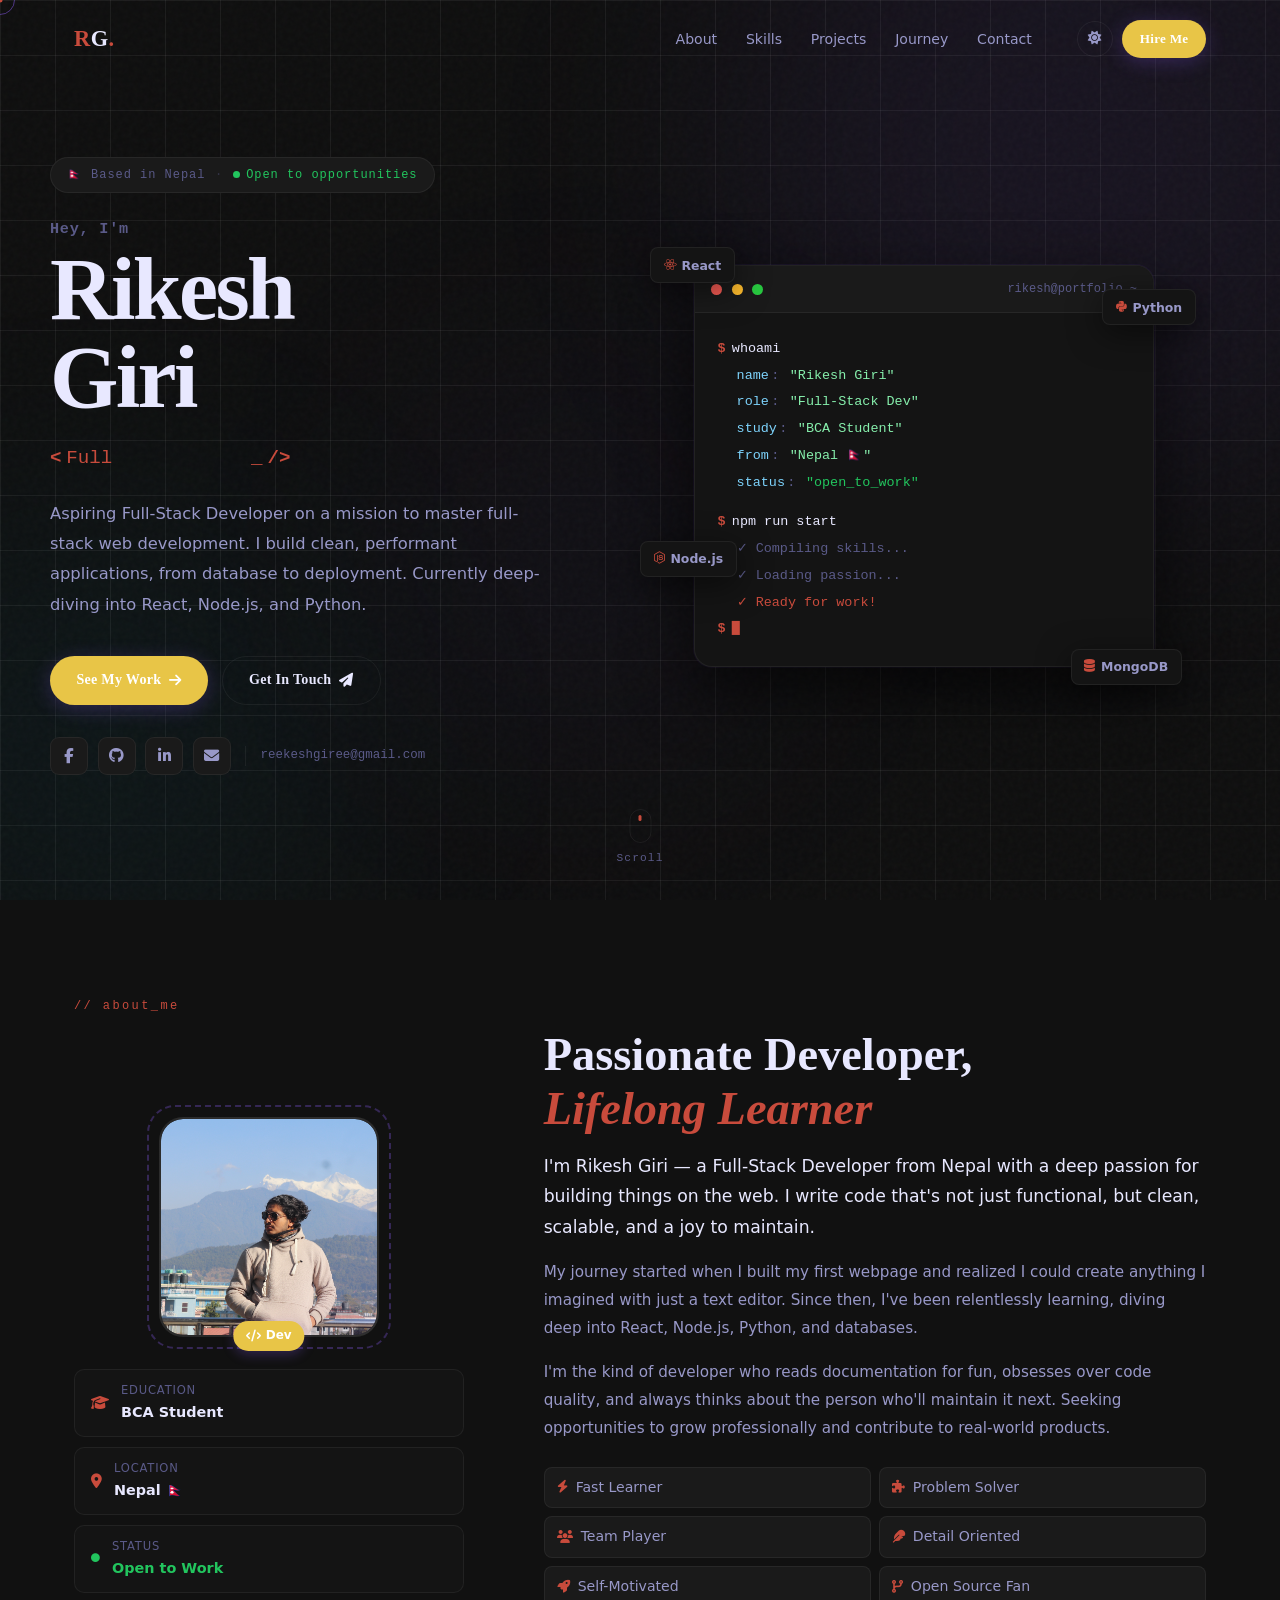
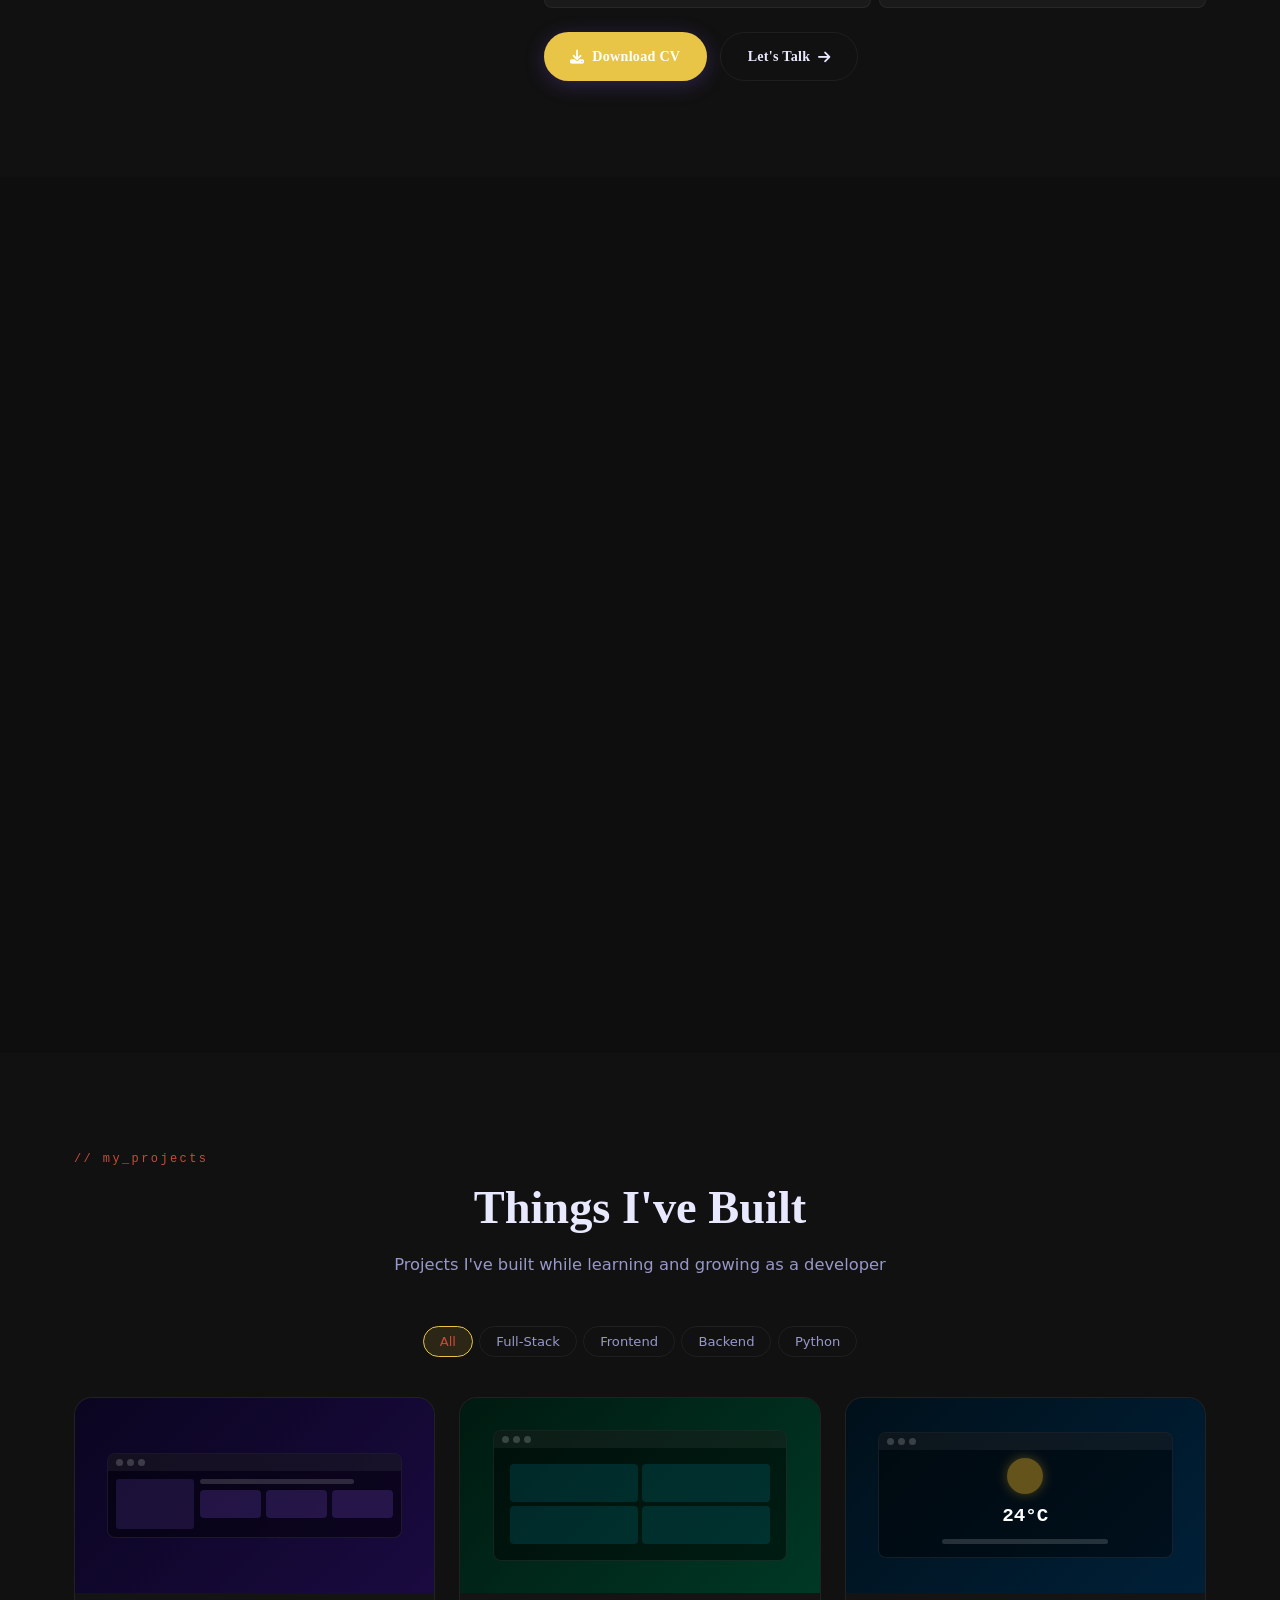
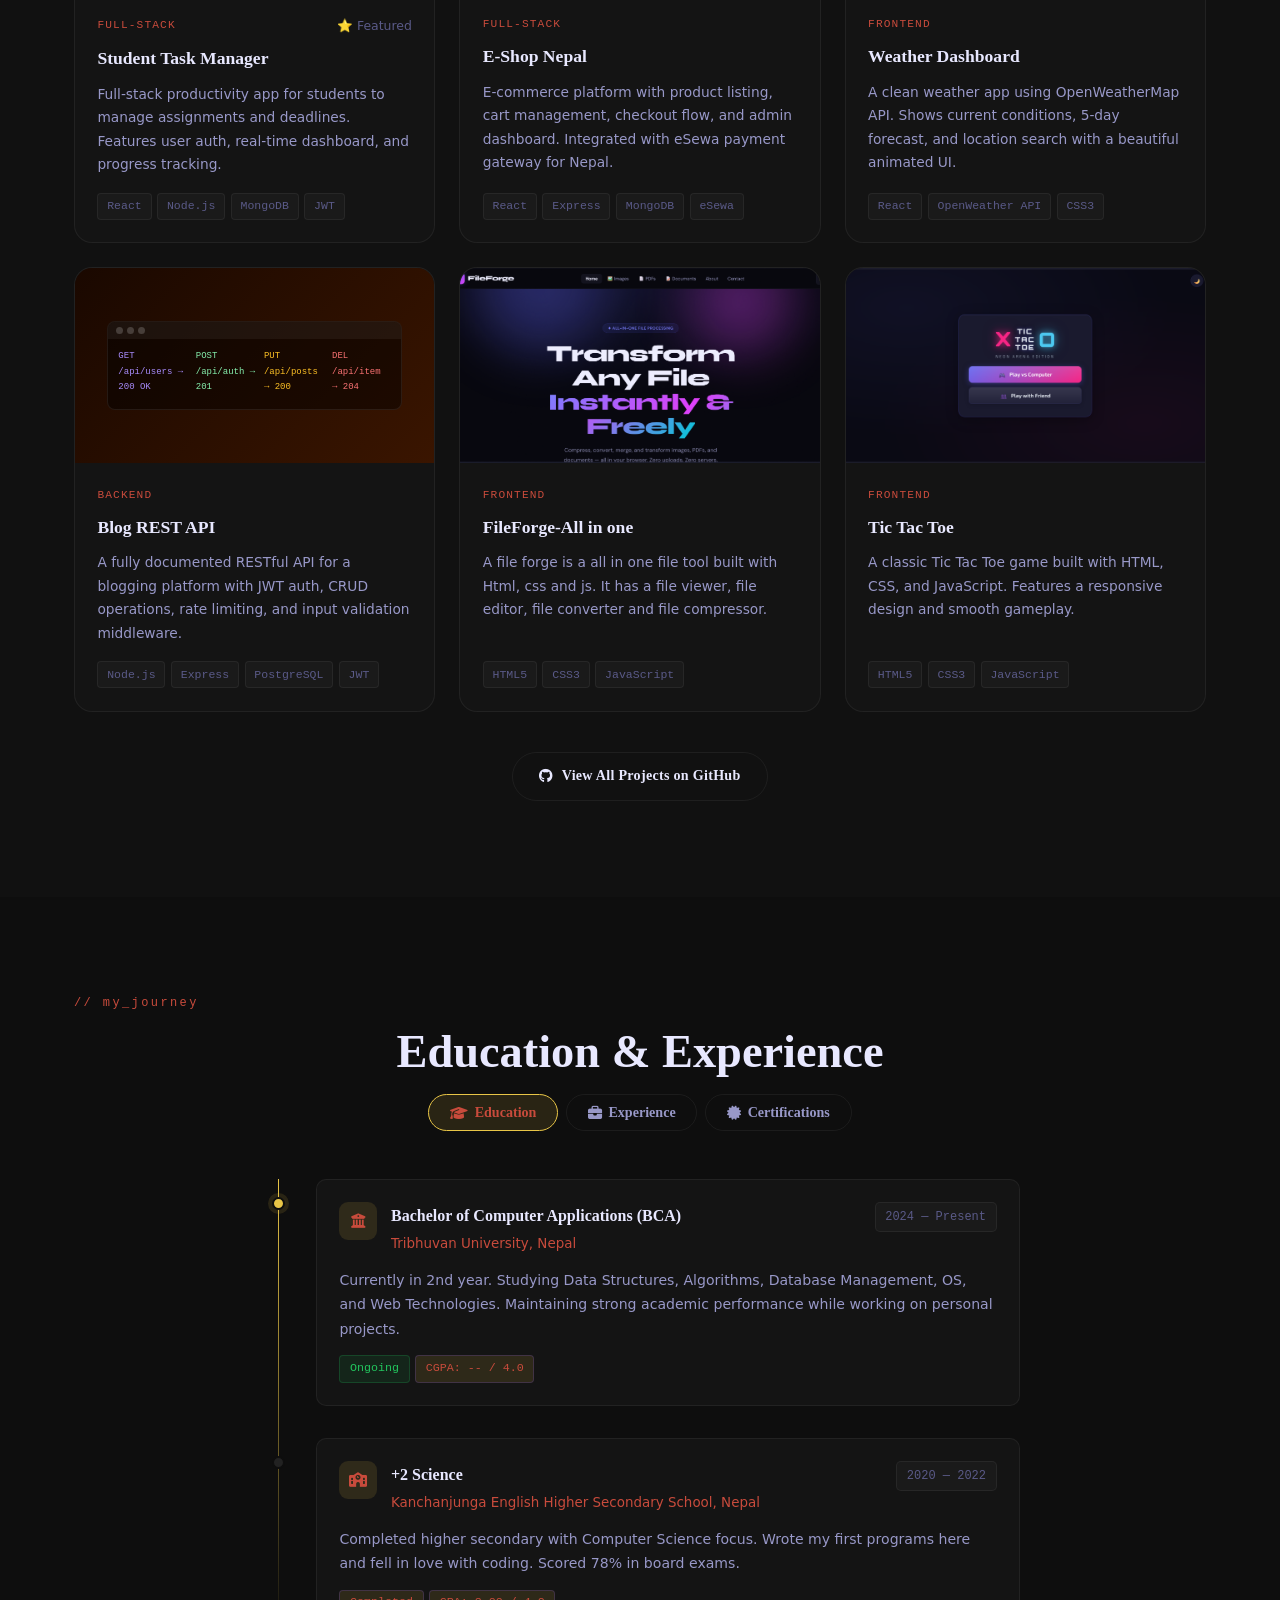
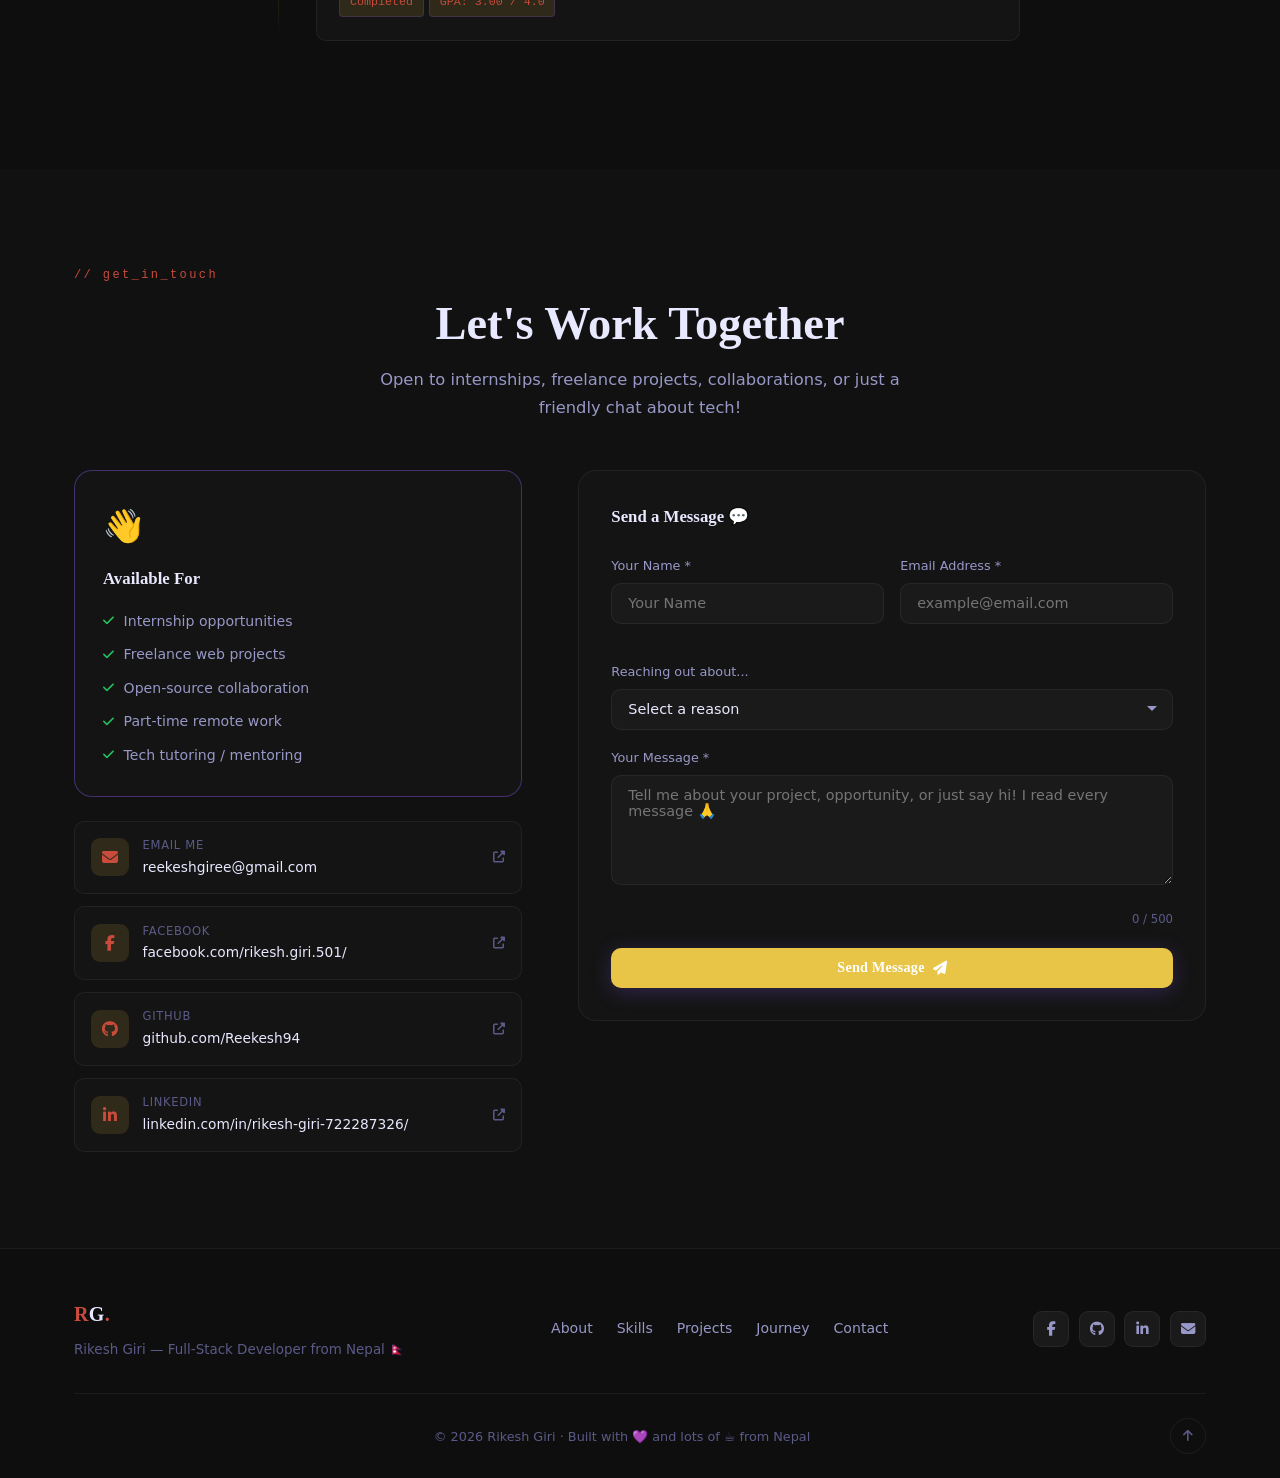
<file: index.html>
<!doctype html>
<html lang="en" data-theme="dark">
  <head>
    <meta charset="UTF-8" />
    <meta name="viewport" content="width=device-width, initial-scale=1.0" />
    <title>Rikesh Giri — Full-Stack Developer</title>
    <meta
      name="description"
      content="Rikesh Giri is a BCA student and aspiring Full-Stack Developer from Nepal, building modern web applications with React, Node.js, and Python."
    />
    <meta
      name="keywords"
      content="Rikesh Giri, rikeshgiri, web Developer, BCA Student, Nepal, React, Node.js, Python, Web Developer Portfolio"
    />
    <meta name="author" content="Rikesh Giri" />
    <meta property="og:title" content="Rikesh Giri — Portfolio" />
    <meta
      property="og:description"
      content="BCA student building modern, scalable web apps with React, Node.js & Python."
    />
    <meta property="og:type" content="website" />

    <!-- Fonts: Outfit (display) + Plus Jakarta Sans (body) + Fira Code (mono) -->
    <link rel="preconnect" href="https://fonts.googleapis.com" />
    <link rel="preconnect" href="https://fonts.gstatic.com" crossorigin />
    <link
      href="https://fonts.googleapis.com/css2?family=Outfit:wght@300;400;500;600;700;800;900&family=Plus+Jakarta+Sans:ital,wght@0,300;0,400;0,500;0,600;1,300&family=Fira+Code:wght@400;500&display=swap"
      rel="stylesheet"
    />

    <!-- Icons -->
    <link
      rel="stylesheet"
      href="https://cdnjs.cloudflare.com/ajax/libs/font-awesome/6.5.0/css/all.min.css"
    />

    <link rel="stylesheet" href="style.css" />
  </head>
  <body>
    <!-- ═══════════ LOADING SCREEN ═══════════ -->
    <div id="loader" aria-hidden="true">
      <div class="loader-inner">
        <div class="loader-logo">RG<span class="loader-accent">.</span></div>
        <p class="loader-sub">Loading portfolio...</p>
        <div class="loader-bar"><div class="loader-bar-fill"></div></div>
      </div>
    </div>

    <!-- ═══════════ CURSOR ═══════════ -->
    <div class="cursor-dot" id="cursorDot" aria-hidden="true"></div>
    <div class="cursor-ring" id="cursorRing" aria-hidden="true"></div>

    <!-- ═══════════ NAVBAR ═══════════ -->
    <header class="navbar" id="navbar" role="banner">
      <nav class="nav-container" aria-label="Main navigation">
        <a href="#home" class="nav-logo" aria-label="Rikesh Giri Home">
          <span class="logo-r">R</span><span class="logo-g">G</span
          ><span class="logo-dot">.</span>
        </a>

        <ul class="nav-links" role="list">
          <li>
            <a href="#about" class="nav-link" data-section="about">About</a>
          </li>
          <li>
            <a href="#skills" class="nav-link" data-section="skills">Skills</a>
          </li>
          <li>
            <a href="#projects" class="nav-link" data-section="projects"
              >Projects</a
            >
          </li>
          <li>
            <a href="#experience" class="nav-link" data-section="experience"
              >Journey</a
            >
          </li>
          <li>
            <a href="#contact" class="nav-link" data-section="contact"
              >Contact</a
            >
          </li>
        </ul>

        <div class="nav-actions">
          <button
            class="theme-toggle"
            id="themeToggle"
            aria-label="Toggle theme"
          >
            <i class="fas fa-sun" id="themeIcon"></i>
          </button>
          <a href="#contact" class="btn btn-primary btn-sm">Hire Me</a>
        </div>

        <button
          class="hamburger"
          id="hamburger"
          aria-label="Open menu"
          aria-expanded="false"
        >
          <span></span><span></span><span></span>
        </button>
      </nav>

      <div class="mobile-menu" id="mobileMenu" aria-hidden="true">
        <ul role="list">
          <li><a href="#about" class="mobile-link">About</a></li>
          <li><a href="#skills" class="mobile-link">Skills</a></li>
          <li><a href="#projects" class="mobile-link">Projects</a></li>
          <li><a href="#experience" class="mobile-link">Journey</a></li>
          <li><a href="#contact" class="mobile-link">Contact</a></li>
          <li>
            <a
              href="#contact"
              class="btn btn-primary"
              style="
                width: 100%;
                text-align: center;
                margin-top: 0.75rem;
                display: block;
              "
              >Hire Me</a
            >
          </li>
        </ul>
      </div>
    </header>

    <main>
      <!-- ═══════════ HERO ═══════════ -->
      <section id="home" class="hero" aria-label="Hero">
        <div class="hero-noise" aria-hidden="true"></div>
        <div class="hero-grid-bg" aria-hidden="true"></div>
        <div class="hero-orb orb-1" aria-hidden="true"></div>
        <div class="hero-orb orb-2" aria-hidden="true"></div>
        <div class="hero-orb orb-3" aria-hidden="true"></div>

        <div class="hero-inner">
          <div class="hero-content reveal">
            <div class="hero-eyebrow">
              <span>🇳🇵 Based in Nepal</span>
              <span class="eyebrow-sep">·</span>
              <span class="eyebrow-status">
                <span class="status-dot"></span>
                Open to opportunities
              </span>
            </div>

            <h1 class="hero-name">
              <span class="name-hey">Hey, I'm</span>
              <span class="name-big">Rikesh<br />Giri</span>
            </h1>

            <div class="hero-role-line">
              <span class="rl-bracket">&lt;</span>
              <span class="hero-typed" id="typedText" aria-live="polite"></span>
              <span class="typed-cur" aria-hidden="true">_</span>
              <span class="rl-bracket">/&gt;</span>
            </div>

            <p class="hero-desc">
              Aspiring Full-Stack Developer on a mission to master full-stack
              web development. I build clean, performant applications, from
              database to deployment. Currently deep-diving into React, Node.js,
              and Python.
            </p>

            <div class="hero-cta">
              <a href="#projects" class="btn btn-primary">
                See My Work <i class="fas fa-arrow-right"></i>
              </a>
              <a href="#contact" class="btn btn-ghost">
                Get In Touch <i class="fas fa-paper-plane"></i>
              </a>
            </div>

            <div class="hero-social-row">
              <a
                href="https://www.facebook.com/rikesh.giri.501/"
                target="_blank"
                rel="noopener    noreferrer"
                class="hs-link"
                aria-label="Facebook"
              >
                <i class="fab fa-facebook-f"></i>
              </a>
              <a
                href="https://github.com/Reekesh94"
                target="_blank"
                rel="noopener noreferrer"
                class="hs-link"
                aria-label="GitHub"
              >
                <i class="fab fa-github"></i>
              </a>
              <a
                href="https://www.linkedin.com/in/rikesh-giri-722287326/"
                target="_blank"
                rel="noopener noreferrer"
                class="hs-link"
                aria-label="LinkedIn"
              >
                <i class="fab fa-linkedin-in"></i>
              </a>
              <a
                href="mailto:reekeshgiree@gmail.com"
                class="hs-link"
                aria-label="Email"
              >
                <i class="fas fa-envelope"></i>
              </a>
              <span class="hs-divider"></span>
              <span class="hs-email">reekeshgiree@gmail.com</span>
            </div>
          </div>

          <!-- Terminal card -->
          <div class="hero-visual reveal">
            <div class="terminal">
              <div class="term-bar">
                <span class="tb-red"></span>
                <span class="tb-yellow"></span>
                <span class="tb-green"></span>
                <span class="term-title">rikesh@portfolio ~ </span>
              </div>
              <div class="term-body">
                <div class="term-line">
                  <span class="t-prompt">$</span
                  ><span class="t-cmd"> whoami</span>
                </div>
                <div class="term-out">
                  <span class="t-key">name</span><span class="t-op">:</span>
                  <span class="t-str">"Rikesh Giri"</span>
                </div>
                <div class="term-out">
                  <span class="t-key">role</span><span class="t-op">:</span>
                  <span class="t-str">"Full-Stack Dev"</span>
                </div>
                <div class="term-out">
                  <span class="t-key">study</span><span class="t-op">:</span>
                  <span class="t-str">"BCA Student"</span>
                </div>
                <div class="term-out">
                  <span class="t-key">from</span><span class="t-op">:</span>
                  <span class="t-str">"Nepal 🇳🇵"</span>
                </div>
                <div class="term-out">
                  <span class="t-key">status</span><span class="t-op">:</span>
                  <span class="t-green">"open_to_work"</span>
                </div>
                <div class="term-gap"></div>
                <div class="term-line">
                  <span class="t-prompt">$</span
                  ><span class="t-cmd"> npm run start</span>
                </div>
                <div class="term-out t-comment">✓ Compiling skills...</div>
                <div class="term-out t-comment">✓ Loading passion...</div>
                <div class="term-out t-accent">✓ Ready for work!</div>
                <div class="term-line">
                  <span class="t-prompt">$</span><span class="t-blink">█</span>
                </div>
              </div>
            </div>

            <!-- Floating badges -->
            <div class="ft-badge fb-1"><i class="fab fa-react"></i> React</div>
            <div class="ft-badge fb-2">
              <i class="fab fa-node-js"></i> Node.js
            </div>
            <div class="ft-badge fb-3">
              <i class="fab fa-python"></i> Python
            </div>
            <div class="ft-badge fb-4">
              <i class="fas fa-database"></i> MongoDB
            </div>
          </div>
        </div>

        <a href="#about" class="scroll-hint" aria-label="Scroll to about">
          <div class="sh-mouse"><div class="sh-wheel"></div></div>
          <span>Scroll</span>
        </a>
      </section>

      <!-- ═══════════ ABOUT ═══════════ -->
      <section id="about" class="about section" aria-label="About">
        <div class="container">
          <div class="section-tag reveal">// about_me</div>
          <div class="about-grid">
            <div class="about-left reveal">
              <div class="avatar-wrap">
                <div class="avatar-ring-outer"></div>
                <div class="avatar-box">
                  <img
                    src="assets/photo.JPG"
                    alt="Rikesh Giri"
                    style="
                      width: 100%;
                      height: 100%;
                      object-fit: cover;
                      border-radius: 22px;
                    "
                  />
                </div>
                <div class="av-badge"><i class="fas fa-code"></i> Dev</div>
              </div>

              <div class="info-pills">
                <div class="info-pill">
                  <i class="fas fa-graduation-cap"></i>
                  <div>
                    <span class="ip-label">Education</span
                    ><span class="ip-val">BCA Student</span>
                  </div>
                </div>
                <div class="info-pill">
                  <i class="fas fa-map-marker-alt"></i>
                  <div>
                    <span class="ip-label">Location</span
                    ><span class="ip-val">Nepal 🇳🇵</span>
                  </div>
                </div>
                <div class="info-pill">
                  <i
                    class="fas fa-circle"
                    style="color: #22c55e; font-size: 0.55rem"
                  ></i>
                  <div>
                    <span class="ip-label">Status</span
                    ><span class="ip-val ip-green">Open to Work</span>
                  </div>
                </div>
              </div>
            </div>

            <div class="about-right reveal">
              <h2 class="section-heading">
                Passionate Developer,<br />
                <em>Lifelong Learner</em>
              </h2>
              <p class="about-lead">
                I'm Rikesh Giri — a Full-Stack Developer from Nepal with a deep
                passion for building things on the web. I write code that's not
                just functional, but clean, scalable, and a joy to maintain.
              </p>
              <p class="about-body">
                My journey started when I built my first webpage and realized I
                could create anything I imagined with just a text editor. Since
                then, I've been relentlessly learning, diving deep into React,
                Node.js, Python, and databases.
              </p>
              <p class="about-body">
                I'm the kind of developer who reads documentation for fun,
                obsesses over code quality, and always thinks about the person
                who'll maintain it next. Seeking opportunities to grow
                professionally and contribute to real-world products.
              </p>

              <div class="traits-grid">
                <div class="trait">
                  <i class="fas fa-bolt"></i> Fast Learner
                </div>
                <div class="trait">
                  <i class="fas fa-puzzle-piece"></i> Problem Solver
                </div>
                <div class="trait">
                  <i class="fas fa-users"></i> Team Player
                </div>
                <div class="trait">
                  <i class="fas fa-feather"></i> Detail Oriented
                </div>
                <div class="trait">
                  <i class="fas fa-rocket"></i> Self-Motivated
                </div>
                <div class="trait">
                  <i class="fas fa-code-branch"></i> Open Source Fan
                </div>
              </div>

              <div class="about-actions">
                <a href="#" class="btn btn-primary" aria-label="Download CV">
                  <i class="fas fa-download"></i> Download CV
                </a>
                <a href="#contact" class="btn btn-outline">
                  Let's Talk <i class="fas fa-arrow-right"></i>
                </a>
              </div>
            </div>
          </div>
        </div>
      </section>

      <!-- ═══════════ SKILLS ═══════════ -->
      <section id="skills" class="skills section" aria-label="Skills">
        <div class="container">
          <div class="section-tag reveal">// tech_stack</div>
          <h2 class="section-heading centered reveal">What I Work With</h2>
          <p class="section-sub reveal">
            Technologies I've learned and actively use in my projects
          </p>

          <div class="skills-grid">
            <div class="skill-col reveal">
              <div class="skill-group">
                <div class="sg-header">
                  <div class="sg-ico"><i class="fas fa-laptop-code"></i></div>
                  <div>
                    <h3>Frontend</h3>
                    <p>Building responsive, interactive UIs</p>
                  </div>
                </div>
                <div class="sg-bars">
                  <div class="sbar">
                    <div class="sb-info">
                      <span><i class="fab fa-react"></i> React.js</span
                      ><span>90%</span>
                    </div>
                    <div class="sb-track">
                      <div class="sb-fill" data-w="90"></div>
                    </div>
                  </div>
                  <div class="sbar">
                    <div class="sb-info">
                      <span><i class="fab fa-js"></i> JavaScript ES6+</span
                      ><span>85%</span>
                    </div>
                    <div class="sb-track">
                      <div class="sb-fill" data-w="85"></div>
                    </div>
                  </div>
                  <div class="sbar">
                    <div class="sb-info">
                      <span><i class="fab fa-html5"></i> HTML5 / CSS3</span
                      ><span>88%</span>
                    </div>
                    <div class="sb-track">
                      <div class="sb-fill" data-w="88"></div>
                    </div>
                  </div>
                  <div class="sbar">
                    <div class="sb-info">
                      <span><i class="fas fa-wind"></i> Tailwind CSS</span
                      ><span>75%</span>
                    </div>
                    <div class="sb-track">
                      <div class="sb-fill" data-w="75"></div>
                    </div>
                  </div>
                  <div class="sbar">
                    <div class="sb-info">
                      <span><i class="fas fa-layer-group"></i> Next.js</span
                      ><span>60%</span>
                    </div>
                    <div class="sb-track">
                      <div class="sb-fill" data-w="60"></div>
                    </div>
                  </div>
                </div>
              </div>
            </div>

            <div class="skill-col reveal">
              <div class="skill-group">
                <div class="sg-header">
                  <div class="sg-ico"><i class="fas fa-server"></i></div>
                  <div>
                    <h3>Backend</h3>
                    <p>Building APIs and server-side logic</p>
                  </div>
                </div>
                <div class="sg-bars">
                  <div class="sbar">
                    <div class="sb-info">
                      <span><i class="fab fa-node-js"></i> Node.js</span
                      ><span>82%</span>
                    </div>
                    <div class="sb-track">
                      <div class="sb-fill" data-w="82"></div>
                    </div>
                  </div>
                  <div class="sbar">
                    <div class="sb-info">
                      <span><i class="fas fa-cube"></i> Express.js</span
                      ><span>80%</span>
                    </div>
                    <div class="sb-track">
                      <div class="sb-fill" data-w="80"></div>
                    </div>
                  </div>
                  <div class="sbar">
                    <div class="sb-info">
                      <span><i class="fab fa-python"></i> Python</span
                      ><span>78%</span>
                    </div>
                    <div class="sb-track">
                      <div class="sb-fill" data-w="78"></div>
                    </div>
                  </div>
                  <div class="sbar">
                    <div class="sb-info">
                      <span><i class="fas fa-leaf"></i> MongoDB</span
                      ><span>75%</span>
                    </div>
                    <div class="sb-track">
                      <div class="sb-fill" data-w="75"></div>
                    </div>
                  </div>
                  <div class="sbar">
                    <div class="sb-info">
                      <span><i class="fas fa-table"></i> PostgreSQL</span
                      ><span>65%</span>
                    </div>
                    <div class="sb-track">
                      <div class="sb-fill" data-w="65"></div>
                    </div>
                  </div>
                </div>
              </div>
            </div>

            <div class="skill-col reveal">
              <div class="skill-group">
                <div class="sg-header">
                  <div class="sg-ico"><i class="fas fa-tools"></i></div>
                  <div>
                    <h3>Tools & Others</h3>
                    <p>Dev workflows & platforms</p>
                  </div>
                </div>
                <div class="sg-bars">
                  <div class="sbar">
                    <div class="sb-info">
                      <span><i class="fab fa-git-alt"></i> Git & GitHub</span
                      ><span>88%</span>
                    </div>
                    <div class="sb-track">
                      <div class="sb-fill" data-w="88"></div>
                    </div>
                  </div>
                  <div class="sbar">
                    <div class="sb-info">
                      <span><i class="fas fa-terminal"></i> Linux / CLI</span
                      ><span>72%</span>
                    </div>
                    <div class="sb-track">
                      <div class="sb-fill" data-w="72"></div>
                    </div>
                  </div>
                  <div class="sbar">
                    <div class="sb-info">
                      <span
                        ><i class="fas fa-vial"></i> REST APIs / Postman</span
                      ><span>85%</span>
                    </div>
                    <div class="sb-track">
                      <div class="sb-fill" data-w="85"></div>
                    </div>
                  </div>
                  <div class="sbar">
                    <div class="sb-info">
                      <span><i class="fas fa-palette"></i> Figma</span
                      ><span>65%</span>
                    </div>
                    <div class="sb-track">
                      <div class="sb-fill" data-w="65"></div>
                    </div>
                  </div>
                  <div class="sbar">
                    <div class="sb-info">
                      <span
                        ><i class="fab fa-docker"></i> Docker (learning)</span
                      ><span>45%</span>
                    </div>
                    <div class="sb-track">
                      <div class="sb-fill" data-w="45"></div>
                    </div>
                  </div>
                </div>
              </div>
            </div>
          </div>

          <!-- Currently Learning -->
          <div class="learning-banner reveal">
            <div class="lb-icon"><i class="fas fa-book-open"></i></div>
            <div>
              <span class="lb-title">Currently Learning</span>
              <div class="lb-tags">
                <span>TypeScript</span>
                <span>AWS / Cloud</span>
                <span>Docker & K8s</span>
                <span>System Design</span>
                <span>GraphQL</span>
              </div>
            </div>
          </div>
        </div>
      </section>

      <!-- ═══════════ PROJECTS ═══════════ -->
      <section id="projects" class="projects section" aria-label="Projects">
        <div class="container">
          <div class="section-tag reveal">// my_projects</div>
          <h2 class="section-heading centered reveal">Things I've Built</h2>
          <p class="section-sub reveal">
            Projects I've built while learning and growing as a developer
          </p>

          <div
            class="pf-filters reveal"
            role="group"
            aria-label="Filter projects"
          >
            <button class="pf-btn active" data-filter="all">All</button>
            <button class="pf-btn" data-filter="fullstack">Full-Stack</button>
            <button class="pf-btn" data-filter="frontend">Frontend</button>
            <button class="pf-btn" data-filter="backend">Backend</button>
            <button class="pf-btn" data-filter="python">Python</button>
          </div>

          <div class="projects-grid" id="projectsGrid">
            <article class="project-card reveal" data-category="fullstack">
              <div
                class="pc-img"
                style="background: linear-gradient(135deg, #0a0520, #1a0a40)"
              >
                <div class="pci-mock">
                  <div class="pm-bar">
                    <span></span><span></span><span></span>
                  </div>
                  <div class="pm-body">
                    <div class="pm-sidebar"></div>
                    <div class="pm-main">
                      <div class="pm-line w80"></div>
                      <div class="pm-cards">
                        <div></div>
                        <div></div>
                        <div></div>
                      </div>
                    </div>
                  </div>
                </div>
                <div class="pc-overlay">
                  <a href="#" class="pco-btn"
                    >Live Demo <i class="fas fa-external-link-alt"></i
                  ></a>
                  <a href="#" class="pco-btn pco-ghost"
                    >GitHub <i class="fab fa-github"></i
                  ></a>
                </div>
              </div>
              <div class="pc-body">
                <div class="pc-meta">
                  <span class="pc-tag">Full-Stack</span
                  ><span class="pc-star">⭐ Featured</span>
                </div>
                <h3>Student Task Manager</h3>
                <p>
                  Full-stack productivity app for students to manage assignments
                  and deadlines. Features user auth, real-time dashboard, and
                  progress tracking.
                </p>
                <div class="pc-stack">
                  <span>React</span><span>Node.js</span><span>MongoDB</span
                  ><span>JWT</span>
                </div>
              </div>
            </article>

            <article class="project-card reveal" data-category="fullstack">
              <div
                class="pc-img"
                style="background: linear-gradient(135deg, #001a10, #003825)"
              >
                <div class="pci-mock">
                  <div class="pm-bar">
                    <span></span><span></span><span></span>
                  </div>
                  <div class="pm-body">
                    <div class="pm-main">
                      <div class="pm-grid4">
                        <div></div>
                        <div></div>
                        <div></div>
                        <div></div>
                      </div>
                    </div>
                  </div>
                </div>
                <div class="pc-overlay">
                  <a href="#" class="pco-btn"
                    >Live Demo <i class="fas fa-external-link-alt"></i
                  ></a>
                  <a href="#" class="pco-btn pco-ghost"
                    >GitHub <i class="fab fa-github"></i
                  ></a>
                </div>
              </div>
              <div class="pc-body">
                <div class="pc-meta">
                  <span class="pc-tag">Full-Stack</span>
                </div>
                <h3>E-Shop Nepal</h3>
                <p>
                  E-commerce platform with product listing, cart management,
                  checkout flow, and admin dashboard. Integrated with eSewa
                  payment gateway for Nepal.
                </p>
                <div class="pc-stack">
                  <span>React</span><span>Express</span><span>MongoDB</span
                  ><span>eSewa</span>
                </div>
              </div>
            </article>

            <article class="project-card reveal" data-category="frontend">
              <div
                class="pc-img"
                style="background: linear-gradient(135deg, #00101a, #002038)"
              >
                <div class="pci-mock">
                  <div class="pm-bar">
                    <span></span><span></span><span></span>
                  </div>
                  <div
                    class="pm-body"
                    style="
                      justify-content: center;
                      align-items: center;
                      display: flex;
                      flex-direction: column;
                      gap: 6px;
                    "
                  >
                    <div class="pm-sun"></div>
                    <div
                      style="
                        font-size: 1.2rem;
                        font-weight: 700;
                        color: #fff;
                        font-family: monospace;
                      "
                    >
                      24°C
                    </div>
                    <div class="pm-line w60"></div>
                  </div>
                </div>
                <div class="pc-overlay">
                  <a href="#" class="pco-btn"
                    >Live Demo <i class="fas fa-external-link-alt"></i
                  ></a>
                  <a href="#" class="pco-btn pco-ghost"
                    >GitHub <i class="fab fa-github"></i
                  ></a>
                </div>
              </div>
              <div class="pc-body">
                <div class="pc-meta"><span class="pc-tag">Frontend</span></div>
                <h3>Weather Dashboard</h3>
                <p>
                  A clean weather app using OpenWeatherMap API. Shows current
                  conditions, 5-day forecast, and location search with a
                  beautiful animated UI.
                </p>
                <div class="pc-stack">
                  <span>React</span><span>OpenWeather API</span
                  ><span>CSS3</span>
                </div>
              </div>
            </article>

            <article class="project-card reveal" data-category="backend">
              <div
                class="pc-img"
                style="background: linear-gradient(135deg, #1a0800, #3a1500)"
              >
                <div class="pci-mock">
                  <div class="pm-bar">
                    <span></span><span></span><span></span>
                  </div>
                  <div
                    class="pm-body"
                    style="
                      padding: 10px;
                      font-family: monospace;
                      font-size: 9px;
                    "
                  >
                    <div style="color: #a78bfa; margin-bottom: 4px">
                      GET /api/users → 200 OK
                    </div>
                    <div style="color: #86efac; margin-bottom: 4px">
                      POST /api/auth → 201
                    </div>
                    <div style="color: #fbbf24; margin-bottom: 4px">
                      PUT /api/posts → 200
                    </div>
                    <div style="color: #f87171">DEL /api/item → 204</div>
                  </div>
                </div>
                <div class="pc-overlay">
                  <a href="#" class="pco-btn"
                    >Live Demo <i class="fas fa-external-link-alt"></i
                  ></a>
                  <a href="#" class="pco-btn pco-ghost"
                    >GitHub <i class="fab fa-github"></i
                  ></a>
                </div>
              </div>
              <div class="pc-body">
                <div class="pc-meta"><span class="pc-tag">Backend</span></div>
                <h3>Blog REST API</h3>
                <p>
                  A fully documented RESTful API for a blogging platform with
                  JWT auth, CRUD operations, rate limiting, and input validation
                  middleware.
                </p>
                <div class="pc-stack">
                  <span>Node.js</span><span>Express</span><span>PostgreSQL</span
                  ><span>JWT</span>
                </div>
              </div>
            </article>

            <!-- FileForge - All in one file tool -->
            <article class="project-card reveal" data-category="frontend">
              <div class="pc-img" style="background: linear-gradient(135deg, #0d1a00, #1f3800)">
                <img src="assets/fileForgeSS.png" alt="FileForge" style="width: 100%; height: 100%; object-fit: cover" />
                <div class="pc-overlay">
                  <a href="https://file-forge-kme3wa74y-reekesh-girees-projects.vercel.app/" class="pco-btn" target="_blank">
                    Live Demo <i class="fas fa-external-link-alt"></i>
                  </a>
                  <a href="https://github.com/Reekesh94/FileForge" class="pco-btn pco-ghost" target="_blank">
                    GitHub <i class="fab fa-github"></i>
                  </a>
                </div>
              </div>
              <div class="pc-body">
                <div class="pc-meta"><span class="pc-tag">Frontend</span></div>
                <h3>FileForge-All in one</h3>
                <p>
                  A file forge is a all in one file tool built with Html, css and js. It has a file viewer, file editor, file converter and file compressor.
                </p>
                <div class="pc-stack">
                  <span>HTML5</span><span>CSS3</span><span>JavaScript</span>
                </div>
              </div>
            </article>

            <!-- Tic Tac Toe -->
            <article class="project-card reveal" data-category="frontend">
              <div
                class="pc-img"
                style="background: linear-gradient(135deg, #140020, #280040)"
              >
              <img src="assets/TicTacToeSS.png" alt="TicTacToe" style="width: 100%; height: 100%; object-fit: cover" />
              <div class="pc-overlay">
                  <a href="https://tictactoe-1p5n.vercel.app/" class="pco-btn" target="_blank">
                    Live Demo <i class="fas fa-external-link-alt"></i>
                  </a>
                  <a href="https://github.com/Reekesh94/TIC-TAC-TOE--Neon-Arena" class="pco-btn pco-ghost" target="_blank">
                    GitHub <i class="fab fa-github"></i>
                  </a>
                </div>
              </div>
              <div class="pc-body">
                <div class="pc-meta"><span class="pc-tag">Frontend</span></div>
                <h3>Tic Tac Toe</h3>
                <p>
                  A classic Tic Tac Toe game built with HTML, CSS, and JavaScript. Features a responsive design and smooth gameplay.
                </p>
                <div class="pc-stack">
                  <span>HTML5</span><span>CSS3</span><span>JavaScript</span>
                </div>
              </div>
            </article>
          </div>

          <div class="more-projects reveal">
            <a
              href="https://github.com/Reekesh94"
              target="_blank"
              rel="noopener noreferrer"
              class="btn btn-outline"
            >
              <i class="fab fa-github"></i> View All Projects on GitHub
            </a>
          </div>
        </div>
      </section>

      <!-- ═══════════ JOURNEY ═══════════ -->
      <section id="experience" class="experience section" aria-label="Journey">
        <div class="container">
          <div class="section-tag reveal">// my_journey</div>
          <h2 class="section-heading centered reveal">
            Education & Experience
          </h2>

          <div class="journey-tabs reveal" role="tablist">
            <button
              class="jt-btn active"
              data-tab="education"
              role="tab"
              aria-selected="true"
            >
              <i class="fas fa-graduation-cap"></i> Education
            </button>
            <button
              class="jt-btn"
              data-tab="work"
              role="tab"
              aria-selected="false"
            >
              <i class="fas fa-briefcase"></i> Experience
            </button>
            <button
              class="jt-btn"
              data-tab="certs"
              role="tab"
              aria-selected="false"
            >
              <i class="fas fa-certificate"></i> Certifications
            </button>
          </div>

          <!-- Education -->
          <div class="timeline" id="tab-education">
            <div class="tl-item reveal">
              <div class="tl-dot tl-current"></div>
              <div class="tl-card">
                <div class="tlc-top">
                  <div class="tlc-ico"><i class="fas fa-university"></i></div>
                  <div class="tlc-info">
                    <h3>Bachelor of Computer Applications (BCA)</h3>
                    <p>Tribhuvan University, Nepal</p>
                  </div>
                  <span class="tlc-date">2024 — Present</span>
                </div>
                <p>
                  Currently in 2nd year. Studying Data Structures, Algorithms,
                  Database Management, OS, and Web Technologies. Maintaining
                  strong academic performance while working on personal
                  projects.
                </p>
                <div class="tlc-tags">
                  <span class="tlt-active">Ongoing</span
                  ><span>CGPA: -- / 4.0</span>
                </div>
              </div>
            </div>
            <div class="tl-item reveal">
              <div class="tl-dot"></div>
              <div class="tl-card">
                <div class="tlc-top">
                  <div class="tlc-ico"><i class="fas fa-school"></i></div>
                  <div class="tlc-info">
                    <h3>+2 Science</h3>
                    <p>Kanchanjunga English Higher Secondary School, Nepal</p>
                  </div>
                  <span class="tlc-date">2020 — 2022</span>
                </div>
                <p>
                  Completed higher secondary with Computer Science focus. Wrote
                  my first programs here and fell in love with coding. Scored
                  78% in board exams.
                </p>
                <div class="tlc-tags">
                  <span>Completed</span><span>GPA: 3.00 / 4.0</span>
                </div>
              </div>
            </div>
          </div>

          <!-- Work -->
          <div class="timeline hidden" id="tab-work">
            <div class="tl-item reveal">
              <div class="tl-dot tl-current"></div>
              <div class="tl-card">
                <div class="tlc-top">
                  <div class="tlc-ico"><i class="fas fa-laptop"></i></div>
                  <div class="tlc-info">
                    <h3>Freelance Web Developer</h3>
                    <p>Self-employed / Remote</p>
                  </div>
                  <span class="tlc-date">2023 — Present</span>
                </div>
                <p>
                  Building websites and web apps for local businesses and
                  individuals in Nepal. Completed 5+ projects including business
                  landing pages, portfolio sites, and small e-commerce stores.
                </p>
                <div class="tlc-tags">
                  <span class="tlt-active">Ongoing</span><span>React</span
                  ><span>Node.js</span>
                </div>
              </div>
            </div>
            <div class="tl-item reveal">
              <div class="tl-dot"></div>
              <div class="tl-card">
                <div class="tlc-top">
                  <div class="tlc-ico"><i class="fas fa-users"></i></div>
                  <div class="tlc-info">
                    <h3>Web Dev Club Lead</h3>
                    <p>College Tech Club</p>
                  </div>
                  <span class="tlc-date">2023 — Present</span>
                </div>
                <p>
                  Leading the web development club at college. Organizing
                  workshops, hackathons, and coding sessions. Teaching HTML,
                  CSS, and JavaScript fundamentals to junior students.
                </p>
                <div class="tlc-tags">
                  <span class="tlt-active">Ongoing</span><span>Leadership</span>
                </div>
              </div>
            </div>
          </div>

          <!-- Certs -->
          <div class="timeline hidden" id="tab-certs">
            <div class="tl-item reveal">
              <div class="tl-dot"></div>
              <div class="tl-card">
                <div class="tlc-top">
                  <div class="tlc-ico"><i class="fab fa-react"></i></div>
                  <div class="tlc-info">
                    <h3>The Complete React Developer</h3>
                    <p>Udemy — Andrew Mead</p>
                  </div>
                  <span class="tlc-date">2023</span>
                </div>
                <p>
                  40+ hours covering hooks, context, Redux, React Router, and
                  testing. Built 3 major projects as curriculum deliverables.
                </p>
                <div class="tlc-tags">
                  <span>React</span><span>Redux</span><span>Testing</span>
                </div>
              </div>
            </div>
            <div class="tl-item reveal">
              <div class="tl-dot"></div>
              <div class="tl-card">
                <div class="tlc-top">
                  <div class="tlc-ico"><i class="fab fa-node-js"></i></div>
                  <div class="tlc-info">
                    <h3>Node.js, Express & MongoDB Bootcamp</h3>
                    <p>Udemy — Jonas Schmedtmann</p>
                  </div>
                  <span class="tlc-date">2023</span>
                </div>
                <p>
                  REST APIs, authentication, authorization, security,
                  performance, and deployment best practices. One of the best
                  Node.js courses available.
                </p>
                <div class="tlc-tags">
                  <span>Node.js</span><span>Express</span><span>MongoDB</span>
                </div>
              </div>
            </div>
            <div class="tl-item reveal">
              <div class="tl-dot"></div>
              <div class="tl-card">
                <div class="tlc-top">
                  <div class="tlc-ico"><i class="fab fa-python"></i></div>
                  <div class="tlc-info">
                    <h3>Python for Everybody Specialization</h3>
                    <p>Coursera — University of Michigan</p>
                  </div>
                  <span class="tlc-date">2022</span>
                </div>
                <p>
                  5-course Python specialization covering basics, data
                  structures, web access, databases, and data visualization.
                </p>
                <div class="tlc-tags">
                  <span>Python</span><span>SQL</span><span>Data</span>
                </div>
              </div>
            </div>
          </div>
        </div>
      </section>

      <!-- ═══════════ CONTACT ═══════════ -->
      <section id="contact" class="contact section" aria-label="Contact">
        <div class="container">
          <div class="section-tag reveal">// get_in_touch</div>
          <h2 class="section-heading centered reveal">Let's Work Together</h2>
          <p class="section-sub reveal">
            Open to internships, freelance projects, collaborations, or just a
            friendly chat about tech!
          </p>

          <div class="contact-grid">
            <div class="contact-left reveal">
              <div class="avail-card">
                <div class="avail-emoji">👋</div>
                <h3>Available For</h3>
                <ul class="avail-list">
                  <li><i class="fas fa-check"></i> Internship opportunities</li>
                  <li><i class="fas fa-check"></i> Freelance web projects</li>
                  <li>
                    <i class="fas fa-check"></i> Open-source collaboration
                  </li>
                  <li><i class="fas fa-check"></i> Part-time remote work</li>
                  <li>
                    <i class="fas fa-check"></i> Tech tutoring / mentoring
                  </li>
                </ul>
              </div>

              <div class="contact-links">
                <a href="mailto:reekeshgiree@gmail.com" class="contact-link">
                  <div class="cl-ico"><i class="fas fa-envelope"></i></div>
                  <div>
                    <span class="cl-lbl">Email me</span
                    ><span class="cl-val">reekeshgiree@gmail.com</span>
                  </div>
                  <i class="fas fa-external-link-alt cl-arr"></i>
                </a>

                <a
                  href="https://facebook.com/rikesh.giri.501/"
                  target="_blank"
                  rel="noopener noreferrer"
                  class="contact-link"
                >
                  <div class="cl-ico"><i class="fab fa-facebook-f"></i></div>
                  <div>
                    <span class="cl-lbl">Facebook</span>
                    <span class="cl-val">facebook.com/rikesh.giri.501/</span>
                  </div>
                  <i class="fas fa-external-link-alt cl-arr"></i>
                </a>

                <a
                  href="https://github.com/Reekesh94"
                  target="_blank"
                  rel="noopener noreferrer"
                  class="contact-link"
                >
                  <div class="cl-ico"><i class="fab fa-github"></i></div>
                  <div>
                    <span class="cl-lbl">GitHub</span
                    ><span class="cl-val">github.com/Reekesh94</span>
                  </div>
                  <i class="fas fa-external-link-alt cl-arr"></i>
                </a>

                <a
                  href="https://linkedin.com/in/rikesh-giri-722287326/"
                  target="_blank"
                  rel="noopener noreferrer"
                  class="contact-link"
                >
                  <div class="cl-ico"><i class="fab fa-linkedin-in"></i></div>
                  <div>
                    <span class="cl-lbl">LinkedIn</span
                    ><span class="cl-val"
                      >linkedin.com/in/rikesh-giri-722287326/</span
                    >
                  </div>
                  <i class="fas fa-external-link-alt cl-arr"></i>
                </a>
              </div>
            </div>

            <form
              class="contact-form reveal"
              id="contactForm"
              novalidate
              aria-label="Contact form"
            >
              <div class="cf-title">Send a Message 💬</div>

              <div class="form-row">
                <div class="form-group">
                  <label for="fname">Your Name *</label>
                  <input
                    type="text"
                    id="fname"
                    name="fname"
                    placeholder="Your Name"
                    required
                    autocomplete="name"
                  />
                  <span class="form-error" id="fnameError" role="alert"></span>
                </div>
                <div class="form-group">
                  <label for="email">Email Address *</label>
                  <input
                    type="email"
                    id="email"
                    name="email"
                    placeholder="example@email.com"
                    required
                    autocomplete="email"
                  />
                  <span class="form-error" id="emailError" role="alert"></span>
                </div>
              </div>

              <div class="form-group">
                <label for="subject">Reaching out about...</label>
                <select id="subject" name="subject">
                  <option value="">Select a reason</option>
                  <option value="internship">Internship Offer</option>
                  <option value="freelance">Freelance Project</option>
                  <option value="collab">Collaboration</option>
                  <option value="hire">Full-time Opportunity</option>
                  <option value="other">Just saying hi! 👋</option>
                </select>
              </div>

              <div class="form-group">
                <label for="message">Your Message *</label>
                <textarea
                  id="message"
                  name="message"
                  rows="5"
                  placeholder="Tell me about your project, opportunity, or just say hi! I read every message 🙏"
                  required
                ></textarea>
                <span class="form-error" id="messageError" role="alert"></span>
                <span class="char-count" id="charCount">0 / 500</span>
              </div>

              <button
                type="submit"
                class="btn btn-primary btn-full"
                id="submitBtn"
              >
                <span class="btn-text">Send Message</span>
                <i class="fas fa-paper-plane"></i>
              </button>

              <div
                class="form-success hidden"
                id="formSuccess"
                role="status"
                aria-live="polite"
              >
                <i class="fas fa-check-circle"></i>
                Sent! I'll reply within 24 hours 🙏
              </div>
            </form>
          </div>
        </div>
      </section>
    </main>

    <!-- ═══════════ FOOTER ═══════════ -->
    <footer class="footer" role="contentinfo">
      <div class="container">
        <div class="footer-inner">
          <div class="footer-brand">
            <a href="#home" class="nav-logo">
              <span class="logo-r">R</span><span class="logo-g">G</span
              ><span class="logo-dot">.</span>
            </a>
            <p>Rikesh Giri — Full-Stack Developer from Nepal 🇳🇵</p>
          </div>
          <nav class="footer-nav" aria-label="Footer navigation">
            <a href="#about">About</a>
            <a href="#skills">Skills</a>
            <a href="#projects">Projects</a>
            <a href="#experience">Journey</a>
            <a href="#contact">Contact</a>
          </nav>
          <div class="footer-socials">
            <a
              href="https://facebook.com/rikesh.giri.501/"
              target="_blank"
              rel="noopener noreferrer"
              aria-label="Facebook"
            >
              <i class="fab fa-facebook-f"></i>
            </a>
            <a
              href="https://github.com/Reekesh94"
              target="_blank"
              rel="noopener noreferrer"
              aria-label="GitHub"
              ><i class="fab fa-github"></i
            ></a>
            <a
              href="https://linkedin.com/in/rikesh-giri-722287326/"
              target="_blank"
              rel="noopener noreferrer"
              aria-label="LinkedIn"
              ><i class="fab fa-linkedin-in"></i
            ></a>
            <a href="mailto:rikeshgiree@gmail.com" aria-label="Email"
              ><i class="fas fa-envelope"></i
            ></a>
          </div>
        </div>
        <div class="footer-bottom">
          <p>
            © <span id="year"></span> Rikesh Giri · Built with 💜 and lots of ☕
            from Nepal
          </p>
          <a href="#home" class="back-top" aria-label="Back to top"
            ><i class="fas fa-arrow-up"></i
          ></a>
        </div>
      </div>
    </footer>

    <script src="script.js"></script>
  </body>
</html>
</file>
<file: style.css>
/* ═══════════════════════════════════════════════════════
   RIKESH GIRI — Portfolio CSS
   Theme: Dark Navy + Electric Violet accent
   Fonts: Outfit (display) · Plus Jakarta Sans (body) · Fira Code (mono)
═══════════════════════════════════════════════════════ */

/* ── CSS Variables ──────────────────────────────── */
:root {
  /* --bg:         #07071a;
  --bg-2:       #0c0c24;
  --bg-3:       #10102e;
  --card:       #0e0e28;
  --surface:    #14143a;
  --surface-2:  #1c1c48; */
  --bg:          #0e0e0e;
  --bg-2:        #111111;
  --bg-3:        #161616;
  --card:        #141414;
  --surface:     #1a1a1a;
  --surface-2:   #222222;
  --border:     rgba(255,255,255,0.06);
  --border-h:   rgba(139,92,246,0.4);

  --text:       #e8e8ff;
  --text-2:     #9898c8;
  --text-3:     #5a5a88;


  --accent:      #e8c547;      /* warm gold */
  --accent-b:    #c84b3c;      /* deep red */
  --accent-d:   rgba(232,197,71,0.12);
  --accent-g:   rgba(139,92,246,0.25);
  --accent-2:   #c84b3c;        /* Cyan secondary */
  --accent-2d:  rgba(200,75,60,0.1);

  --green:      #22c55e;
  --error:      #f87171;

  --ff-display:  'Playfair Display', Georgia, serif;
  --ff-body:     'DM Sans', system-ui, sans-serif;
  --ff-mono:     'JetBrains Mono', 'Courier New', monospace;

  --r:          10px;
  --r-lg:       18px;
  --ease:       cubic-bezier(0.25, 0.46, 0.45, 0.94);
  --ease-b:     cubic-bezier(0.34, 1.56, 0.64, 1);
  --dur:        0.3s;

  --shadow:     0 8px 32px rgba(0,0,0,0.5);
  --shadow-lg:  0 24px 64px rgba(0,0,0,0.6);
  --glow:       0 0 30px rgba(139,92,246,0.2);
}

[data-theme="light"] {
  --bg:         #f4f4ff;
  --bg-2:       #ededfc;
  --bg-3:       #e6e6f8;
  --card:       #ffffff;
  --surface:    #ffffff;
  --surface-2:  #f0f0fc;
  --border:     rgba(0,0,0,0.07);
  --border-h:   rgba(109,40,217,0.35);

  --text:       #0a0a2e;
  --text-2:     #4a4a7a;
  --text-3:     #9090b8;

  --accent:     #6d28d9;
  --accent-b:   #7c3aed;
  --accent-d:   rgba(109,40,217,0.08);
  --accent-g:   rgba(109,40,217,0.18);
  --accent-2:   #0891b2;

  --shadow:     0 4px 20px rgba(0,0,0,0.08);
  --shadow-lg:  0 16px 48px rgba(0,0,0,0.1);
  --glow:       0 0 20px rgba(109,40,217,0.12);
}

/* ── Reset ──────────────────────────────────────── */
*, *::before, *::after { box-sizing: border-box; margin: 0; padding: 0; }
html { scroll-behavior: smooth; font-size: 16px; }
body {
  background: var(--bg);
  color: var(--text);
  font-family: var(--ff-body);
  font-weight: 400;
  line-height: 1.7;
  overflow-x: hidden;
  transition: background var(--dur) var(--ease), color var(--dur) var(--ease);
  cursor: none;
}
@media (max-width: 768px) { body { cursor: auto; } }
a { color: inherit; text-decoration: none; }
img { max-width: 100%; display: block; }
button { cursor: none; font-family: inherit; }
@media (max-width: 768px) { button { cursor: pointer; } }
ul { list-style: none; }
em { font-style: italic; }
::selection { background: var(--accent-d); color: var(--accent-b); }

/* Scrollbar */
::-webkit-scrollbar { width: 5px; }
::-webkit-scrollbar-track { background: var(--bg); }
::-webkit-scrollbar-thumb { background: var(--surface-2); border-radius: 3px; }
::-webkit-scrollbar-thumb:hover { background: var(--accent); }

/* ── Custom Cursor ──────────────────────────────── */
.cursor-dot {
  width: 5px; height: 5px;
  background: var(--accent-b);
  border-radius: 50%;
  position: fixed; top: 0; left: 0;
  pointer-events: none; z-index: 9999;
  transform: translate(-50%,-50%);
}
.cursor-ring {
  width: 30px; height: 30px;
  border: 1.5px solid rgba(139,92,246,0.5);
  border-radius: 50%;
  position: fixed; top: 0; left: 0;
  pointer-events: none; z-index: 9998;
  transform: translate(-50%,-50%);
  transition: width .2s var(--ease-b), height .2s var(--ease-b), opacity .2s;
}
.cursor-ring.hovering { width: 44px; height: 44px; background: var(--accent-d); border-color: var(--accent); }
@media (max-width: 768px) { .cursor-dot, .cursor-ring { display: none; } }

/* ── Loader ─────────────────────────────────────── */
#loader {
  position: fixed; inset: 0;
  background: var(--bg);
  z-index: 99999;
  display: flex; align-items: center; justify-content: center;
  transition: opacity .5s var(--ease), visibility .5s;
}
#loader.hidden { opacity: 0; visibility: hidden; }
.loader-inner { text-align: center; }
.loader-logo {
  font-family: var(--ff-display);
  font-size: 3rem; font-weight: 900;
  letter-spacing: 4px;
  color: var(--text);
  margin-bottom: .5rem;
  animation: loaderPulse 1.2s ease-in-out infinite alternate;
}
.loader-accent { color: var(--accent); }
@keyframes loaderPulse { from { opacity: .4; } to { opacity: 1; } }
.loader-sub { font-family: var(--ff-mono); font-size: .75rem; color: var(--text-3); letter-spacing: .15em; margin-bottom: 1.5rem; }
.loader-bar { width: 180px; height: 2px; background: var(--surface-2); border-radius: 1px; overflow: hidden; margin: 0 auto; }
.loader-bar-fill { height: 100%; background: linear-gradient(90deg, var(--accent), var(--accent-2)); width: 0; animation: loadFill 1.8s var(--ease) forwards; }
@keyframes loadFill { to { width: 100%; } }

/* ── Utilities ──────────────────────────────────── */
.container { max-width: 1180px; margin: 0 auto; padding: 0 1.5rem; }
.section { padding: 6rem 0; }
.hidden { display: none !important; }
.section-tag {
  font-family: var(--ff-mono);
  font-size: .75rem;
  letter-spacing: .2em;
  color: var(--accent-b);
  margin-bottom: .75rem;
}
.section-heading {
  font-family: var(--ff-display);
  font-size: clamp(1.9rem, 4vw, 2.9rem);
  font-weight: 800;
  line-height: 1.15;
  margin-bottom: 1rem;
  color: var(--text);
}
.section-heading.centered { text-align: center; }
.section-heading em { color: var(--accent-b); }
.section-sub { color: var(--text-2); font-size: 1.02rem; text-align: center; max-width: 520px; margin: 0 auto 3rem; }

/* ── Buttons ────────────────────────────────────── */
.btn {
  display: inline-flex; align-items: center; gap: .5rem;
  padding: .72rem 1.65rem;
  border-radius: 50px;
  font-family: var(--ff-display);
  font-weight: 600; font-size: .88rem;
  letter-spacing: .02em;
  border: none;
  transition: all var(--dur) var(--ease);
  position: relative; overflow: hidden;
  white-space: nowrap;
}
.btn::after { content: ''; position: absolute; inset: 0; background: rgba(255,255,255,.1); opacity: 0; transition: opacity var(--dur); }
.btn:hover::after { opacity: 1; }
.btn-primary {
  background: var(--accent);
  color: #fff;
  box-shadow: 0 4px 20px var(--accent-g);
}
.btn-primary:hover { transform: translateY(-2px); box-shadow: 0 8px 28px var(--accent-g); }
.btn-ghost {
  background: transparent;
  color: var(--text);
  border: 1.5px solid var(--border);
}
.btn-ghost:hover { border-color: var(--accent); color: var(--accent-b); transform: translateY(-2px); }
.btn-outline {
  background: transparent; color: var(--text);
  border: 1.5px solid var(--border);
}
.btn-outline:hover { border-color: var(--accent); color: var(--accent-b); transform: translateY(-2px); }
.btn-sm { padding: .5rem 1.1rem; font-size: .82rem; }
.btn-full { width: 100%; justify-content: center; border-radius: var(--r); }

/* ── Reveal ─────────────────────────────────────── */
.reveal { opacity: 0; transform: translateY(28px); transition: opacity .7s var(--ease), transform .7s var(--ease); }
.reveal.visible { opacity: 1; transform: translateY(0); }

/* ══════════════════════════════════════════════════
   NAVBAR
══════════════════════════════════════════════════ */
.navbar {
  position: fixed; top: 0; left: 0; right: 0;
  z-index: 1000;
  padding: 1.25rem 0;
  transition: all var(--dur) var(--ease);
}
.navbar.scrolled {
  background: rgba(7,7,26,.88);
  backdrop-filter: blur(20px);
  -webkit-backdrop-filter: blur(20px);
  border-bottom: 1px solid var(--border);
  padding: .8rem 0;
  box-shadow: var(--shadow);
}
[data-theme="light"] .navbar.scrolled { background: rgba(244,244,255,.9); }

.nav-container {
  max-width: 1180px; margin: 0 auto; padding: 0 1.5rem;
  display: flex; align-items: center; gap: 2rem;
}
.nav-logo {
  font-family: var(--ff-display);
  font-size: 1.4rem; font-weight: 900;
  letter-spacing: .02em; flex-shrink: 0;
}
.logo-r { color: var(--accent-b); }
.logo-g { color: var(--text); }
.logo-dot { color: var(--accent-2); }

.nav-links { display: flex; gap: .2rem; margin-left: auto; }
.nav-link {
  font-size: .88rem; font-weight: 500;
  color: var(--text-2);
  padding: .4rem .8rem; border-radius: 6px;
  transition: all var(--dur);
  position: relative;
}
.nav-link::after {
  content: ''; position: absolute; bottom: 2px; left: 50%;
  width: 0; height: 2px; background: var(--accent);
  border-radius: 1px; transform: translateX(-50%);
  transition: width var(--dur);
}
.nav-link:hover, .nav-link.active { color: var(--text); }
.nav-link:hover::after, .nav-link.active::after { width: 60%; }

.nav-actions { display: flex; align-items: center; gap: .6rem; }
.theme-toggle {
  width: 36px; height: 36px;
  border-radius: 50%; border: 1.5px solid var(--border);
  background: transparent; color: var(--text-2);
  display: flex; align-items: center; justify-content: center;
  font-size: .85rem; transition: all var(--dur);
}
.theme-toggle:hover { border-color: var(--accent); color: var(--accent-b); background: var(--accent-d); }

.hamburger { display: none; flex-direction: column; gap: 5px; background: none; border: none; padding: 4px; margin-left: auto; }
.hamburger span { display: block; width: 22px; height: 2px; background: var(--text); border-radius: 1px; transition: all var(--dur); }
.hamburger.open span:nth-child(1) { transform: translateY(7px) rotate(45deg); }
.hamburger.open span:nth-child(2) { opacity: 0; }
.hamburger.open span:nth-child(3) { transform: translateY(-7px) rotate(-45deg); }

.mobile-menu {
  display: none; padding: 1rem 1.5rem 1.5rem;
  border-top: 1px solid var(--border);
  background: rgba(7,7,26,.97);
  backdrop-filter: blur(20px);
}
.mobile-menu.open { display: block; }
[data-theme="light"] .mobile-menu { background: rgba(244,244,255,.97); }
.mobile-link {
  display: block; padding: .7rem 0;
  font-size: .97rem; font-weight: 500;
  color: var(--text-2); border-bottom: 1px solid var(--border);
  transition: color var(--dur);
}
.mobile-link:hover { color: var(--accent-b); }

@media (max-width: 900px) {
  .nav-links, .nav-actions .btn-sm { display: none; }
  .hamburger { display: flex; }
}
@media (max-width: 480px) { .theme-toggle { display: none; } }

/* ══════════════════════════════════════════════════
   HERO
══════════════════════════════════════════════════ */
.hero {
  min-height: 100vh;
  position: relative; overflow: hidden;
  display: flex; align-items: center;
  padding: 0 1.5rem;
}
.hero-noise {
  position: fixed; inset: 0;
  background-image: url("data:image/svg+xml,%3Csvg viewBox='0 0 200 200' xmlns='http://www.w3.org/2000/svg'%3E%3Cfilter id='n'%3E%3CfeTurbulence type='fractalNoise' baseFrequency='0.9' numOctaves='4' stitchTiles='stitch'/%3E%3C/filter%3E%3Crect width='100%25' height='100%25' filter='url(%23n)' opacity='0.03'/%3E%3C/svg%3E");
  pointer-events: none; z-index: 0;
}
.hero-grid-bg {
  position: fixed; inset: 0;
  background-image: linear-gradient(var(--border) 1px, transparent 1px), linear-gradient(90deg, var(--border) 1px, transparent 1px);
  background-size: 55px 55px;
  z-index: -2; pointer-events: none;
}
.hero-orb { position: fixed; border-radius: 50%; filter: blur(130px); pointer-events: none; z-index: -1; }
.orb-1 { width: 700px; height: 700px; background: rgba(139,92,246,.07); top: -200px; right: -150px; }
.orb-2 { width: 500px; height: 500px; background: rgba(6,182,212,.05); bottom: -100px; left: -150px; }
.orb-3 { width: 400px; height: 400px; background: rgba(139,92,246,.04); top: 40%; left: 30%; }

.hero-inner {
  max-width: 1180px; margin: 0 auto;
  display: flex; align-items: center; gap: 4rem;
  padding: 6rem 0 4rem;
  width: 100%;
  position: relative; z-index: 1;
}

.hero-content { flex: 1; max-width: 580px; }

.hero-eyebrow {
  display: inline-flex; align-items: center; gap: .6rem;
  font-family: var(--ff-mono); font-size: .75rem;
  color: var(--text-3); letter-spacing: .08em;
  margin-bottom: 1.5rem;
  background: var(--surface);
  border: 1px solid var(--border);
  padding: .4rem 1rem; border-radius: 50px;
}
.eyebrow-sep { opacity: .4; }
.eyebrow-status { display: flex; align-items: center; gap: .4rem; color: var(--green); }
.status-dot {
  width: 7px; height: 7px; border-radius: 50%;
  background: var(--green);
  animation: statusPulse 2s ease-in-out infinite;
}
@keyframes statusPulse { 0%,100%{ box-shadow:0 0 0 0 rgba(34,197,94,.5); } 50%{ box-shadow:0 0 0 5px transparent; } }

.hero-name { margin-bottom: 1.25rem; }
.name-hey {
  display: block;
  font-family: var(--ff-mono);
  font-size: .95rem;
  color: var(--text-3);
  margin-bottom: .25rem;
  letter-spacing: .05em;
}
.name-big {
  display: block;
  font-family: var(--ff-display);
  font-size: clamp(3rem, 7vw, 5.5rem);
  font-weight: 900;
  line-height: 1.0;
  letter-spacing: -.03em;
  background: linear-gradient(135deg, var(--text) 40%, var(--accent-b) 100%);
  -webkit-background-clip: text;
  -webkit-text-fill-color: transparent;
  background-clip: text;
}

.hero-role-line {
  display: flex; align-items: center; gap: .3rem;
  font-family: var(--ff-mono);
  font-size: clamp(.95rem, 2vw, 1.2rem);
  margin-bottom: 1.5rem;
  color: var(--text-2);
}
.rl-bracket { color: var(--accent-b); font-weight: 600; }
.hero-typed { color: var(--accent-b); min-width: 180px; font-weight: 500; }
.typed-cur { color: var(--accent-b); animation: blink .8s step-end infinite; }
@keyframes blink { 50% { opacity: 0; } }

.hero-desc {
  color: var(--text-2); font-size: 1.02rem; line-height: 1.85;
  max-width: 500px; margin-bottom: 2.25rem;
}
.hero-cta { display: flex; gap: .85rem; flex-wrap: wrap; margin-bottom: 2rem; }

.hero-social-row { display: flex; align-items: center; gap: .6rem; }
.hs-link {
  width: 38px; height: 38px; border-radius: 9px;
  background: var(--surface); border: 1px solid var(--border);
  display: flex; align-items: center; justify-content: center;
  color: var(--text-2); font-size: .95rem;
  transition: all var(--dur);
}
.hs-link:hover { background: var(--accent-d); border-color: var(--accent); color: var(--accent-b); transform: translateY(-2px); }
.hs-divider { width: 1px; height: 20px; background: var(--border); margin: 0 .3rem; }
.hs-email { font-family: var(--ff-mono); font-size: .78rem; color: var(--text-3); }

/* Terminal card */
.hero-visual { flex: 1; max-width: 460px; position: relative; }
.terminal {
  background: var(--card);
  border: 1px solid var(--border);
  border-radius: var(--r-lg);
  overflow: hidden;
  box-shadow: var(--shadow-lg), 0 0 0 1px rgba(139,92,246,.08);
  transition: border-color var(--dur), box-shadow var(--dur);
}
.terminal:hover { border-color: var(--border-h); box-shadow: var(--shadow-lg), var(--glow); }
.term-bar {
  background: var(--surface);
  padding: .8rem 1rem;
  display: flex; align-items: center; gap: .6rem;
  border-bottom: 1px solid var(--border);
}
.tb-red   { width: 11px; height: 11px; border-radius: 50%; background: #ff5f57; }
.tb-yellow{ width: 11px; height: 11px; border-radius: 50%; background: #ffbd2e; }
.tb-green { width: 11px; height: 11px; border-radius: 50%; background: #28c840; }
.term-title {
  font-family: var(--ff-mono); font-size: .75rem; color: var(--text-3);
  margin-left: auto;
}
.term-body { padding: 1.4rem; font-family: var(--ff-mono); font-size: .84rem; line-height: 2; }
.term-line { display: flex; align-items: center; gap: .4rem; }
.t-prompt { color: var(--accent-b); font-weight: 600; }
.t-cmd { color: var(--text); }
.term-out { padding-left: 1.2rem; color: var(--text-2); }
.t-key { color: #7dd3fc; }
.t-op  { color: var(--text-3); margin: 0 .15rem; }
.t-str { color: #86efac; }
.t-green { color: var(--green); }
.t-comment { color: var(--text-3); }
.t-accent { color: var(--accent-b); font-weight: 500; }
.t-blink { color: var(--accent-b); animation: blink .7s step-end infinite; }
.term-gap { height: .75rem; }

/* Floating badges */
.ft-badge {
  position: absolute;
  background: var(--card);
  border: 1px solid var(--border);
  border-radius: 8px;
  padding: .4rem .8rem;
  font-size: .78rem; font-weight: 600;
  color: var(--text-2);
  display: flex; align-items: center; gap: .35rem;
  box-shadow: var(--shadow);
  animation: floatY 3s ease-in-out infinite;
}
.ft-badge i { color: var(--accent-b); }
.fb-1 { top: -18px; left: -44px; animation-delay: 0s; }
.fb-2 { bottom: 90px; left: -54px; animation-delay: .8s; }
.fb-3 { top: 24px; right: -42px; animation-delay: 1.6s; }
.fb-4 { bottom: -18px; right: -28px; animation-delay: 2.4s; }
@keyframes floatY { 0%,100%{ transform:translateY(0); } 50%{ transform:translateY(-7px); } }

/* Scroll hint */
.scroll-hint {
  position: absolute; bottom: 2rem; left: 50%; transform: translateX(-50%);
  display: flex; flex-direction: column; align-items: center; gap: .4rem;
  color: var(--text-3); font-family: var(--ff-mono); font-size: .7rem; letter-spacing: .1em;
  animation: scrollBounce 2s ease-in-out infinite;
}
.sh-mouse {
  width: 22px; height: 34px; border: 1.5px solid var(--border);
  border-radius: 11px; display: flex; justify-content: center; padding-top: 5px;
}
.sh-wheel {
  width: 3px; height: 6px; background: var(--accent-b);
  border-radius: 1.5px; animation: wheelScroll 1.5s ease-in-out infinite;
}
@keyframes wheelScroll { 0%{ transform:translateY(0); opacity:1; } 100%{ transform:translateY(8px); opacity:0; } }
@keyframes scrollBounce { 0%,100%{ transform:translateX(-50%) translateY(0); } 50%{ transform:translateX(-50%) translateY(5px); } }

@media (max-width: 1024px) {
  .hero-inner { flex-direction: column; text-align: center; padding-top: 7rem; gap: 3rem; }
  .hero-content { max-width: 100%; }
  .hero-desc { margin: 0 auto 2rem; }
  .hero-cta, .hero-social-row { justify-content: center; }
  .hero-visual { max-width: 400px; margin: 0 auto; }
  .scroll-hint { display: none; }
}
@media (max-width: 480px) {
  .hero-visual { display: none; }
  .name-big { font-size: 3.2rem; }
}

/* ══════════════════════════════════════════════════
   ABOUT
══════════════════════════════════════════════════ */
.about { background: var(--bg-2); }
.about-grid {
  display: grid; grid-template-columns: 1fr 1.7fr;
  gap: 5rem; align-items: center;
}

/* Avatar */
.avatar-wrap { position: relative; width: 220px; margin: 0 auto 2rem; }
.avatar-ring-outer {
  position: absolute; inset: -12px;
  border: 2px dashed rgba(139,92,246,.3);
  border-radius: 28px;
  animation: rotateRing 12s linear infinite;
}
@keyframes rotateRing { to { transform: rotate(360deg); } }
.avatar-box {
  width: 220px; height: 220px;
  background: linear-gradient(135deg, var(--surface) 0%, var(--surface-2) 100%);
  border: 2px solid var(--border);
  border-radius: 24px;
  display: flex; align-items: center; justify-content: center;
  position: relative; overflow: hidden;
}
.avatar-box::after {
  content: ''; position: absolute; inset: 0;
  background: linear-gradient(135deg, transparent 60%, rgba(139,92,246,.1) 100%);
}
.av-init {
  font-family: var(--ff-display);
  font-size: 4.5rem; font-weight: 900;
  color: var(--accent-b); letter-spacing: .05em;
}
.av-badge {
  position: absolute; bottom: -14px; left: 50%; transform: translateX(-50%);
  background: var(--accent);
  color: #fff;
  font-size: .75rem; font-weight: 600;
  padding: .3rem .8rem; border-radius: 50px;
  display: flex; align-items: center; gap: .3rem;
  white-space: nowrap; box-shadow: 0 4px 12px var(--accent-g);
}

.info-pills { display: flex; flex-direction: column; gap: .6rem; margin-top: 1rem; }
.info-pill {
  display: flex; align-items: center; gap: .75rem;
  padding: .7rem 1rem;
  background: var(--card); border: 1px solid var(--border);
  border-radius: var(--r); transition: border-color var(--dur);
}
.info-pill:hover { border-color: var(--border-h); }
.info-pill > i { color: var(--accent-b); font-size: .9rem; flex-shrink: 0; }
.ip-label { display: block; font-size: .72rem; color: var(--text-3); text-transform: uppercase; letter-spacing: .07em; }
.ip-val { display: block; font-size: .9rem; font-weight: 600; }
.ip-green { color: var(--green); }

/* About text */
.about-lead { font-size: 1.08rem; font-weight: 500; line-height: 1.75; color: var(--text); margin-bottom: 1rem; }
.about-body { font-size: .95rem; color: var(--text-2); line-height: 1.85; margin-bottom: 1rem; }

.traits-grid {
  display: grid; grid-template-columns: 1fr 1fr;
  gap: .5rem; margin: 1.5rem 0;
}
.trait {
  display: flex; align-items: center; gap: .5rem;
  font-size: .88rem; color: var(--text-2);
  padding: .5rem .75rem;
  background: var(--surface); border: 1px solid var(--border);
  border-radius: 8px; transition: all var(--dur);
}
.trait:hover { border-color: var(--border-h); color: var(--accent-b); }
.trait i { color: var(--accent-b); font-size: .8rem; flex-shrink: 0; }
.about-actions { display: flex; gap: .85rem; margin-top: 1.5rem; flex-wrap: wrap; }

@media (max-width: 900px) {
  .about-grid { grid-template-columns: 1fr; gap: 3rem; text-align: center; }
  .traits-grid { justify-items: start; }
  .about-actions { justify-content: center; }
  .info-pills { align-items: center; }
  .info-pill { width: 100%; max-width: 280px; }
}
@media (max-width: 480px) { .traits-grid { grid-template-columns: 1fr; } }

/* ══════════════════════════════════════════════════
   SKILLS
══════════════════════════════════════════════════ */
.skills { background: var(--bg); }
.skills-grid {
  display: grid;
  grid-template-columns: repeat(auto-fill, minmax(320px, 1fr));
  gap: 1.5rem;
  margin-bottom: 2rem;
}
.skill-group {
  background: var(--card); border: 1px solid var(--border);
  border-radius: var(--r-lg); padding: 1.75rem;
  height: 100%;
  transition: border-color var(--dur), box-shadow var(--dur);
}
.skill-group:hover { border-color: var(--border-h); box-shadow: var(--glow); }
.sg-header {
  display: flex; align-items: flex-start; gap: .85rem;
  margin-bottom: 1.5rem;
}
.sg-ico {
  width: 40px; height: 40px;
  background: var(--accent-d); border-radius: 10px;
  display: flex; align-items: center; justify-content: center;
  color: var(--accent-b); font-size: .95rem;
  flex-shrink: 0;
}
.sg-header h3 { font-family: var(--ff-display); font-size: 1rem; font-weight: 700; margin-bottom: .15rem; }
.sg-header p { font-size: .78rem; color: var(--text-3); }

.sg-bars { display: flex; flex-direction: column; gap: 1rem; }
/* .sbar {} */
.sb-info {
  display: flex; justify-content: space-between;
  font-size: .82rem; color: var(--text-2); margin-bottom: .35rem;
}
.sb-info i { margin-right: .35rem; color: var(--accent-b); }
.sb-track { height: 5px; background: var(--surface-2); border-radius: 3px; overflow: hidden; }
.sb-fill {
  height: 100%;
  background: linear-gradient(90deg, var(--accent), var(--accent-2));
  border-radius: 3px; width: 0;
  transition: width 1.3s var(--ease);
}

/* Learning banner */
.learning-banner {
  background: var(--card); border: 1px solid var(--border-h);
  border-radius: var(--r-lg); padding: 1.5rem 2rem;
  display: flex; align-items: center; gap: 1.25rem;
}
.lb-icon {
  width: 48px; height: 48px;
  background: var(--accent-d); border-radius: 12px;
  display: flex; align-items: center; justify-content: center;
  color: var(--accent-b); font-size: 1.2rem; flex-shrink: 0;
}
.lb-title {
  display: block;
  font-family: var(--ff-display); font-weight: 700;
  font-size: .9rem; margin-bottom: .5rem;
}
.lb-tags { display: flex; flex-wrap: wrap; gap: .4rem; }
.lb-tags span {
  font-size: .78rem; padding: .22rem .65rem;
  background: var(--accent-d);
  color: var(--accent-b);
  border: 1px solid rgba(139,92,246,.2);
  border-radius: 50px;
  font-family: var(--ff-mono);
}
@media (max-width: 480px) { .learning-banner { flex-direction: column; text-align: center; } }

/* ══════════════════════════════════════════════════
   PROJECTS
══════════════════════════════════════════════════ */
.projects { background: var(--bg-2); }
.pf-filters {
  display: flex; gap: .4rem; flex-wrap: wrap; justify-content: center;
  margin-bottom: 2.5rem;
}
.pf-btn {
  padding: .42rem 1rem; border-radius: 50px;
  border: 1.5px solid var(--border);
  background: transparent; color: var(--text-2);
  font-size: .82rem; font-weight: 500;
  transition: all var(--dur);
}
.pf-btn:hover, .pf-btn.active {
  border-color: var(--accent); color: var(--accent-b); background: var(--accent-d);
}

.projects-grid {
  display: grid;
  grid-template-columns: repeat(auto-fill, minmax(330px, 1fr));
  gap: 1.5rem;
  margin-bottom: 2.5rem;
}
.project-card {
  background: var(--card); border: 1px solid var(--border);
  border-radius: var(--r-lg); overflow: hidden;
  transition: border-color var(--dur), box-shadow var(--dur), transform var(--dur) var(--ease);
  display: flex; flex-direction: column;
}
.project-card:hover { border-color: var(--border-h); box-shadow: var(--shadow-lg), var(--glow); transform: translateY(-4px); }
.project-card.hidden { display: none !important; }

.pc-img { height: 195px; position: relative; overflow: hidden; display: flex; align-items: center; justify-content: center; }
.pci-mock { width: 82%; background: rgba(0,0,0,.45); border: 1px solid rgba(255,255,255,.08); border-radius: 8px; overflow: hidden; }
.pm-bar { background: rgba(255,255,255,.05); padding: 5px 8px; display: flex; gap: 4px; }
.pm-bar span { width: 7px; height: 7px; border-radius: 50%; background: rgba(255,255,255,.18); }
.pm-body { padding: 8px; display: flex; gap: 6px; }
.pm-sidebar { width: 28%; background: rgba(139,92,246,.15); border-radius: 3px; min-height: 50px; }
.pm-main { flex: 1; }
.pm-line { height: 5px; background: rgba(255,255,255,.15); border-radius: 3px; margin-bottom: 5px; }
.w80 { width: 80%; } .w70 { width: 70%; } .w60 { width: 60%; } .w40 { width: 40%; }
.pm-cards { display: flex; gap: 5px; margin-top: 6px; }
.pm-cards div { flex: 1; height: 28px; background: rgba(139,92,246,.2); border-radius: 4px; }
.pm-grid4 { display: grid; grid-template-columns: 1fr 1fr; gap: 4px; padding: 8px; }
.pm-grid4 div { height: 38px; background: rgba(6,182,212,.15); border-radius: 4px; }
.pm-sun { width: 36px; height: 36px; border-radius: 50%; background: rgba(251,191,36,.4); box-shadow: 0 0 12px rgba(251,191,36,.3); }
.pm-barchart { display: flex; gap: 4px; align-items: flex-end; height: 40px; margin-top: 6px; }
.pm-barchart div { flex: 1; background: rgba(139,92,246,.4); border-radius: 2px 2px 0 0; }

.pc-overlay {
  position: absolute; inset: 0;
  background: rgba(7,7,26,.8);
  display: flex; align-items: center; justify-content: center; gap: .6rem;
  opacity: 0; transition: opacity var(--dur);
  backdrop-filter: blur(4px);
}
.project-card:hover .pc-overlay { opacity: 1; }
.pco-btn {
  display: inline-flex; align-items: center; gap: .35rem;
  padding: .5rem 1rem; border-radius: 50px;
  font-size: .8rem; font-weight: 600;
  background: var(--accent); color: #fff;
  transition: transform var(--dur);
}
.pco-btn:hover { transform: scale(1.05); }
.pco-ghost { background: transparent; border: 1.5px solid rgba(255,255,255,.3); }
.pco-ghost:hover { border-color: var(--accent-b); color: var(--accent-b); }

.pc-body { padding: 1.4rem; flex: 1; display: flex; flex-direction: column; }
.pc-meta { display: flex; justify-content: space-between; align-items: center; margin-bottom: .5rem; }
.pc-tag {
  font-family: var(--ff-mono); font-size: .7rem;
  color: var(--accent-b); text-transform: uppercase; letter-spacing: .1em;
}
.pc-star { font-size: .78rem; color: var(--text-3); }
.pc-body h3 { font-family: var(--ff-display); font-size: 1.1rem; font-weight: 700; margin-bottom: .55rem; }
.pc-body p { font-size: .86rem; color: var(--text-2); line-height: 1.7; flex: 1; margin-bottom: 1rem; }
.pc-stack { display: flex; flex-wrap: wrap; gap: .35rem; margin-top: auto; }
.pc-stack span {
  font-size: .72rem; font-family: var(--ff-mono);
  padding: .18rem .55rem;
  background: var(--surface); border: 1px solid var(--border);
  color: var(--text-3); border-radius: 4px;
}

.more-projects { text-align: center; }
@media (max-width: 480px) { .projects-grid { grid-template-columns: 1fr; } }

/* ══════════════════════════════════════════════════
   JOURNEY / EXPERIENCE
══════════════════════════════════════════════════ */
.experience { background: var(--bg); }
.journey-tabs {
  display: flex; gap: .5rem; justify-content: center;
  flex-wrap: wrap; margin-bottom: 3rem;
}
.jt-btn {
  display: inline-flex; align-items: center; gap: .4rem;
  padding: .55rem 1.3rem; border-radius: 50px;
  border: 1.5px solid var(--border);
  background: transparent; color: var(--text-2);
  font-size: .88rem; font-weight: 600;
  font-family: var(--ff-display);
  transition: all var(--dur);
}
.jt-btn.active, .jt-btn:hover { border-color: var(--accent); color: var(--accent-b); background: var(--accent-d); }

.timeline { max-width: 760px; margin: 0 auto; position: relative; }
.timeline::before {
  content: ''; position: absolute;
  left: 18px; top: 0; bottom: 0; width: 1px;
  background: linear-gradient(to bottom, var(--accent), transparent);
}
.timeline.hidden { display: none; }

.tl-item { padding-left: 56px; margin-bottom: 2rem; position: relative; }
.tl-dot {
  position: absolute; left: 12px; top: 18px;
  width: 13px; height: 13px; border-radius: 50%;
  background: var(--surface-2); border: 2px solid var(--bg);
}
.tl-current { background: var(--accent); box-shadow: 0 0 0 4px var(--accent-d); }

.tl-card {
  background: var(--card); border: 1px solid var(--border);
  border-radius: var(--r); padding: 1.4rem;
  transition: border-color var(--dur), box-shadow var(--dur);
}
.tl-card:hover { border-color: var(--border-h); box-shadow: var(--glow); }
.tlc-top {
  display: flex; align-items: flex-start; gap: .85rem;
  margin-bottom: .75rem; flex-wrap: wrap;
}
.tlc-ico {
  width: 38px; height: 38px;
  background: var(--accent-d); border-radius: 9px;
  display: flex; align-items: center; justify-content: center;
  color: var(--accent-b); font-size: .9rem; flex-shrink: 0;
}
.tlc-info { flex: 1; }
.tlc-info h3 { font-family: var(--ff-display); font-size: 1rem; font-weight: 700; margin-bottom: .2rem; }
.tlc-info p { font-size: .84rem; color: var(--accent-b); }
.tlc-date {
  font-family: var(--ff-mono); font-size: .75rem;
  color: var(--text-3); white-space: nowrap;
  background: var(--surface); padding: .22rem .6rem;
  border-radius: 5px; border: 1px solid var(--border);
  margin-left: auto;
}
.tl-card > p { font-size: .88rem; color: var(--text-2); line-height: 1.75; margin-bottom: .85rem; }
.tlc-tags { display: flex; flex-wrap: wrap; gap: .35rem; }
.tlc-tags span {
  font-size: .73rem; font-family: var(--ff-mono);
  padding: .18rem .6rem;
  background: var(--accent-d); color: var(--accent-b);
  border: 1px solid rgba(139,92,246,.2); border-radius: 4px;
}
.tlt-active { background: rgba(34,197,94,.1) !important; color: var(--green) !important; border-color: rgba(34,197,94,.2) !important; }

/* ══════════════════════════════════════════════════
   CONTACT
══════════════════════════════════════════════════ */
.contact { background: var(--bg-2); }
.contact-grid {
  display: grid; grid-template-columns: 1fr 1.4fr;
  gap: 3.5rem; align-items: start;
}

.avail-card {
  background: var(--card); border: 1px solid var(--border-h);
  border-radius: var(--r-lg); padding: 1.75rem;
  margin-bottom: 1.5rem;
}
.avail-emoji { font-size: 2rem; margin-bottom: .75rem; }
.avail-card h3 { font-family: var(--ff-display); font-weight: 700; font-size: 1.05rem; margin-bottom: 1rem; }
.avail-list { display: flex; flex-direction: column; gap: .6rem; }
.avail-list li {
  display: flex; align-items: center; gap: .6rem;
  font-size: .88rem; color: var(--text-2);
}
.avail-list i { color: var(--green); font-size: .78rem; flex-shrink: 0; }

.contact-links { display: flex; flex-direction: column; gap: .75rem; }
.contact-link {
  display: flex; align-items: center; gap: .85rem;
  padding: .9rem 1rem;
  background: var(--card); border: 1px solid var(--border);
  border-radius: var(--r); transition: all var(--dur);
}
.contact-link:hover { border-color: var(--accent); background: var(--accent-d); }
.cl-ico {
  width: 38px; height: 38px;
  background: var(--accent-d); border-radius: 9px;
  display: flex; align-items: center; justify-content: center;
  color: var(--accent-b); flex-shrink: 0;
}
.cl-lbl { display: block; font-size: .72rem; color: var(--text-3); text-transform: uppercase; letter-spacing: .06em; }
.cl-val { display: block; font-size: .86rem; font-weight: 500; }
.cl-arr { color: var(--text-3); font-size: .75rem; margin-left: auto; }

/* Form */
.contact-form {
  background: var(--card); border: 1px solid var(--border);
  border-radius: var(--r-lg); padding: 2rem;
}
.cf-title { font-family: var(--ff-display); font-weight: 700; font-size: 1.05rem; margin-bottom: 1.5rem; }
.form-row { display: grid; grid-template-columns: 1fr 1fr; gap: 1rem; }
.form-group { display: flex; flex-direction: column; gap: .35rem; margin-bottom: 1.1rem; }
.form-group label { font-size: .8rem; font-weight: 500; color: var(--text-2); }
.form-group input,
.form-group textarea,
.form-group select {
  background: var(--surface); border: 1.5px solid var(--border);
  border-radius: var(--r); padding: .72rem 1rem;
  color: var(--text); font-family: var(--ff-body); font-size: .9rem;
  transition: border-color var(--dur), box-shadow var(--dur);
  outline: none; width: 100%;
}
.form-group input:focus,
.form-group textarea:focus,
.form-group select:focus {
  border-color: var(--accent); box-shadow: 0 0 0 3px var(--accent-d);
}
.form-group input.invalid, .form-group textarea.invalid {
  border-color: var(--error); box-shadow: 0 0 0 3px rgba(248,113,113,.1);
}
.form-group select { appearance: none; cursor: pointer;
  background-image: url("data:image/svg+xml,%3Csvg xmlns='http://www.w3.org/2000/svg' width='16' height='16' fill='%239898c8'%3E%3Cpath d='M8 10L3 5h10z'/%3E%3C/svg%3E");
  background-repeat: no-repeat; background-position: right .75rem center; padding-right: 2rem;
}
.form-group select option { background: var(--card); }
.form-group textarea { resize: vertical; min-height: 110px; }
.form-error { font-size: .76rem; color: var(--error); min-height: .9rem; }
.char-count { font-size: .73rem; color: var(--text-3); text-align: right; }
.form-success {
  display: flex; align-items: center; gap: .5rem;
  background: rgba(34,197,94,.08);
  border: 1px solid rgba(34,197,94,.25);
  border-radius: var(--r); padding: .85rem 1rem;
  color: var(--green); font-size: .88rem; margin-top: 1rem;
}

@media (max-width: 900px) { .contact-grid { grid-template-columns: 1fr; } }
@media (max-width: 480px) { .form-row { grid-template-columns: 1fr; } }

/* ══════════════════════════════════════════════════
   FOOTER
══════════════════════════════════════════════════ */
.footer { background: var(--bg); border-top: 1px solid var(--border); padding: 3rem 0 1.5rem; }
.footer-inner {
  display: flex; align-items: center; justify-content: space-between;
  gap: 2rem; flex-wrap: wrap;
  margin-bottom: 2rem;
}
.footer-brand .nav-logo { display: inline-block; margin-bottom: .5rem; font-size: 1.25rem; }
.footer-brand p { font-size: .84rem; color: var(--text-3); }
.footer-nav { display: flex; gap: 1.5rem; flex-wrap: wrap; }
.footer-nav a { font-size: .88rem; color: var(--text-2); transition: color var(--dur); }
.footer-nav a:hover { color: var(--accent-b); }
.footer-socials { display: flex; gap: .6rem; }
.footer-socials a {
  width: 36px; height: 36px; border-radius: 9px;
  background: var(--surface); border: 1px solid var(--border);
  display: flex; align-items: center; justify-content: center;
  color: var(--text-2); font-size: .9rem; transition: all var(--dur);
}
.footer-socials a:hover { background: var(--accent-d); border-color: var(--accent); color: var(--accent-b); transform: translateY(-2px); }
.footer-bottom {
  border-top: 1px solid var(--border); padding-top: 1.5rem;
  display: flex; justify-content: center; align-items: center;
}
.footer-bottom p { font-size: .8rem; color: var(--text-3); text-align: center; flex: 1; }
.back-top {
  width: 36px; height: 36px; border-radius: 50%;
  border: 1.5px solid var(--border);
  display: flex; align-items: center; justify-content: center;
  color: var(--text-3); font-size: .8rem; transition: all var(--dur);
}
.back-top:hover { border-color: var(--accent); color: var(--accent-b); background: var(--accent-d); transform: translateY(-2px); }

@media (max-width: 650px) { .footer-inner { flex-direction: column; text-align: center; } .footer-nav, .footer-socials { justify-content: center; } }
</file>
